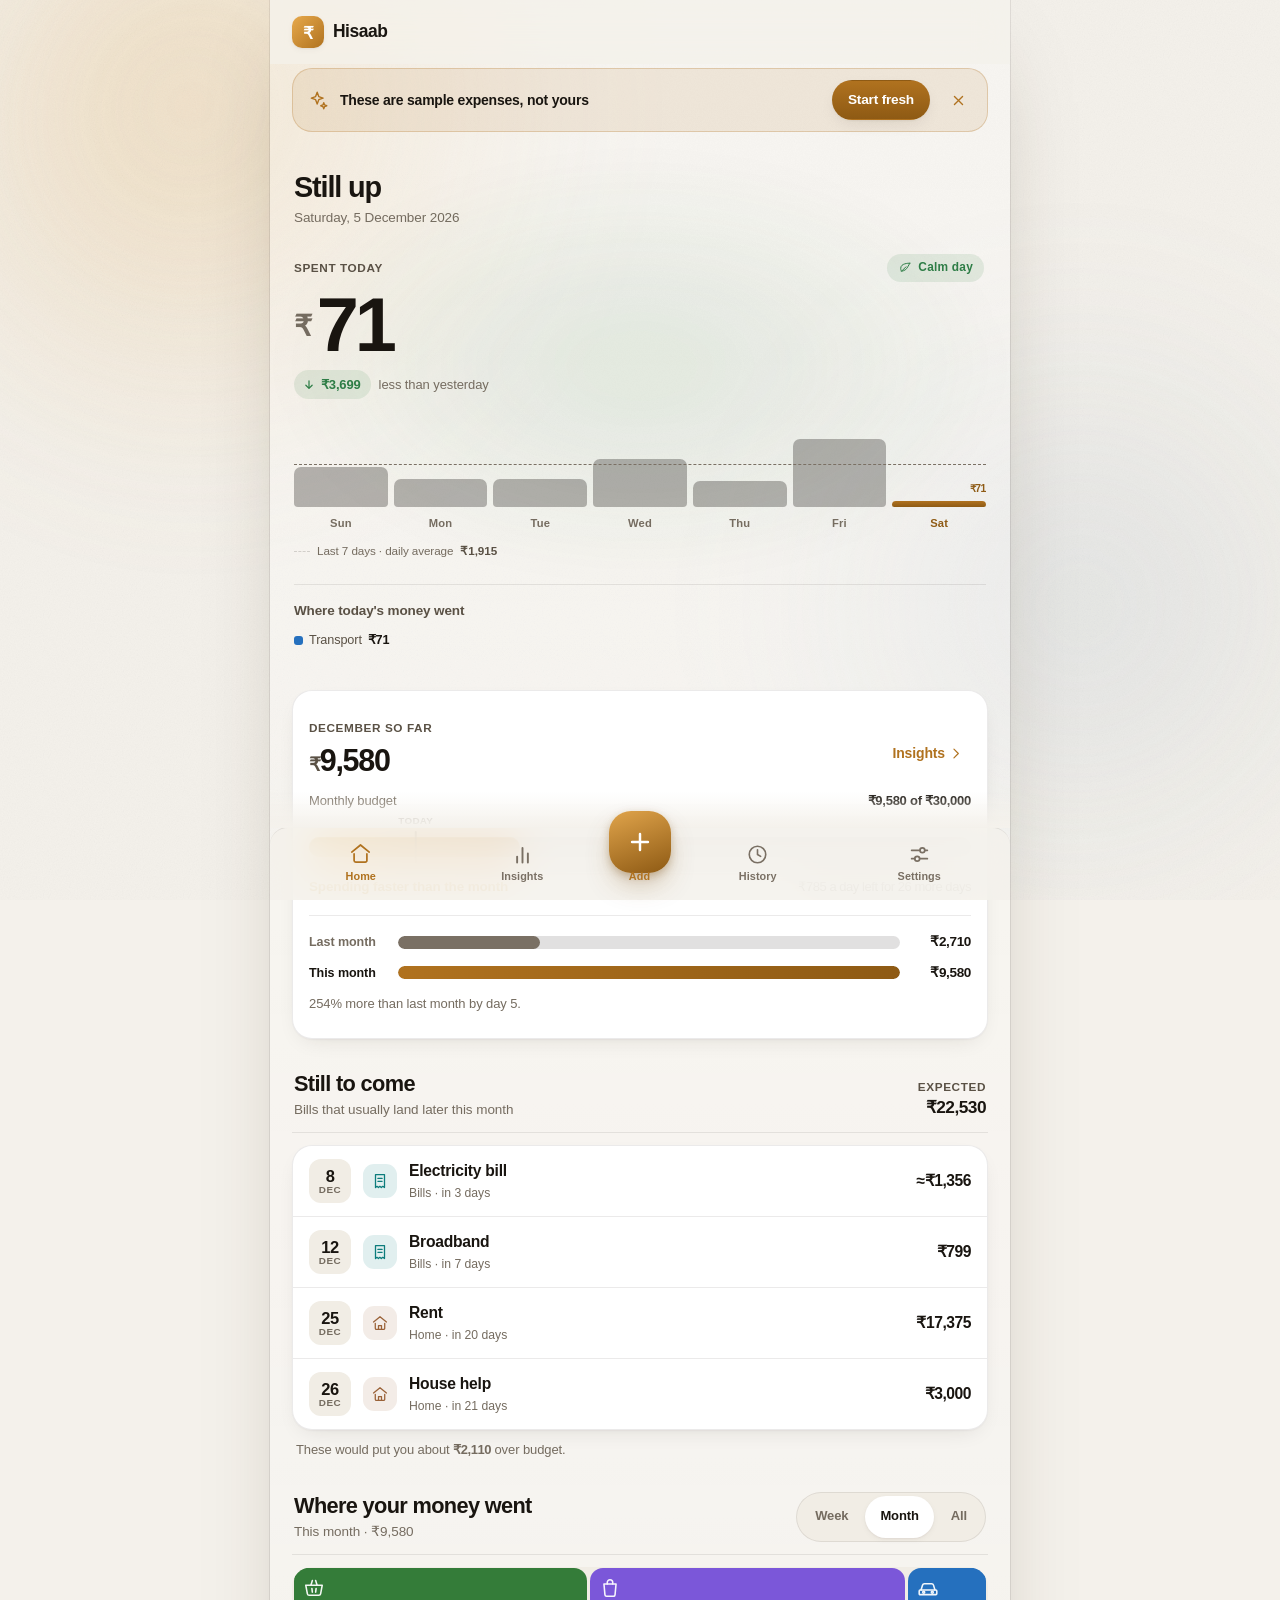
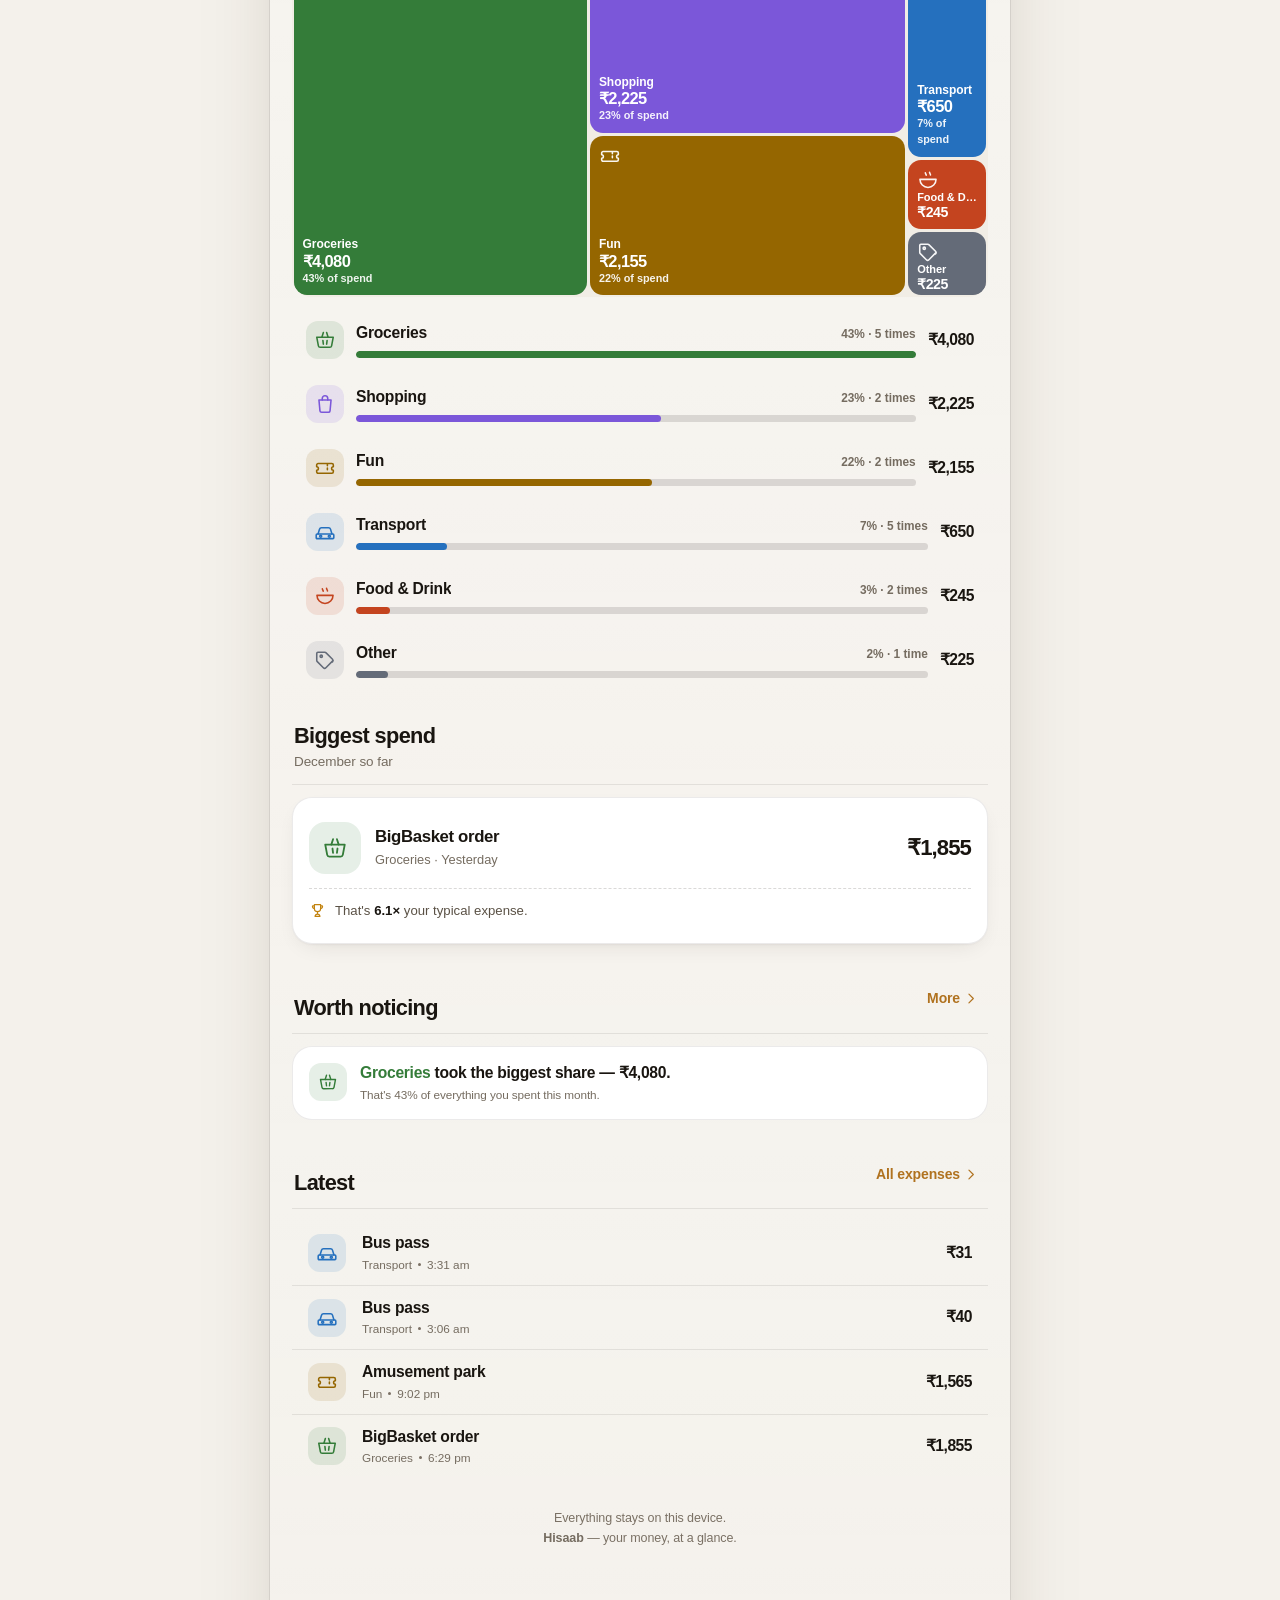
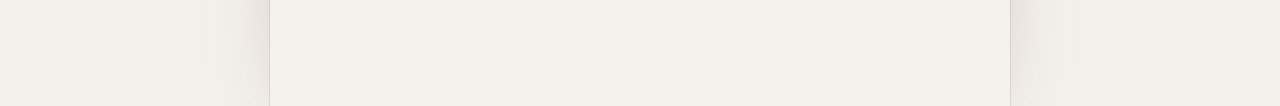
<file: index.html>
<!doctype html>
<html lang="en" data-theme="auto" data-size="md">
<head>
<meta charset="utf-8">
<meta name="viewport" content="width=device-width, initial-scale=1, viewport-fit=cover, maximum-scale=5">
<title>Hisaab — your money, at a glance</title>
<!-- Nothing is loaded from anywhere but this origin, so say so. script-src without
     'unsafe-inline' means an injected inline handler cannot run even if one ever
     slips through escaping again. style-src needs 'unsafe-inline' because category
     colours and bar widths are set as inline style attributes. -->
<meta http-equiv="Content-Security-Policy" content="default-src 'self'; script-src 'self'; style-src 'self' 'unsafe-inline'; img-src 'self' data:; font-src 'self'; connect-src 'self'; manifest-src 'self'; worker-src 'self'; base-uri 'none'; form-action 'none'; object-src 'none'">
<meta name="description" content="A calm, visual way to see where your money goes.">
<meta name="color-scheme" content="light dark">
<meta name="theme-color" content="#F6F3EE" media="(prefers-color-scheme: light)">
<meta name="theme-color" content="#0F0E0D" media="(prefers-color-scheme: dark)">
<meta name="apple-mobile-web-app-capable" content="yes">
<meta name="apple-mobile-web-app-title" content="Hisaab">
<link rel="icon" href="icon.svg" type="image/svg+xml">
<link rel="apple-touch-icon" href="icon.svg">
<link rel="manifest" href="manifest.webmanifest">
<link rel="stylesheet" href="app.css">
</head>
<body>

<div class="ambient" aria-hidden="true">
  <span class="ambient__a"></span>
  <span class="ambient__b"></span>
  <span class="ambient__grain"></span>
</div>

<!-- ============ icon sprite ============ -->
<svg class="sprite" aria-hidden="true" focusable="false" xmlns="http://www.w3.org/2000/svg">
  <defs>
    <g id="ic-base" fill="none" stroke="currentColor" stroke-width="1.7" stroke-linecap="round" stroke-linejoin="round"></g>
  </defs>

  <!-- category icons -->
  <symbol id="i-food" viewBox="0 0 24 24" fill="none" stroke="currentColor" stroke-width="1.7" stroke-linecap="round" stroke-linejoin="round">
    <path d="M3.2 11.3h17.6a8.8 8.8 0 0 1-8.8 8.8 8.8 8.8 0 0 1-8.8-8.8Z"/>
    <path d="M9.1 4.1c0 1.35.95 1.35.95 2.7"/>
    <path d="M13.7 3.5c0 1.5 1 1.5 1 3"/>
  </symbol>
  <symbol id="i-grocery" viewBox="0 0 24 24" fill="none" stroke="currentColor" stroke-width="1.7" stroke-linecap="round" stroke-linejoin="round">
    <path d="M3 8.9h18l-1.8 9.5a2 2 0 0 1-2 1.6H6.8a2 2 0 0 1-2-1.6L3 8.9Z"/>
    <path d="m8.6 8.9 1.6-5M15.4 8.9 13.8 3.9"/>
    <path d="M9.7 12.5l.5 4M14.3 12.5l-.5 4"/>
  </symbol>
  <symbol id="i-transport" viewBox="0 0 24 24" fill="none" stroke="currentColor" stroke-width="1.7" stroke-linecap="round" stroke-linejoin="round">
    <path d="M4.4 14.2 6 8.9A2.2 2.2 0 0 1 8.1 7.3h7.8a2.2 2.2 0 0 1 2.1 1.6l1.6 5.3"/>
    <path d="M3.4 14.2h17.2a1 1 0 0 1 1 1v3a1 1 0 0 1-1 1H3.4a1 1 0 0 1-1-1v-3a1 1 0 0 1 1-1Z"/>
    <circle cx="7.3" cy="16.7" r="1.1"/><circle cx="16.7" cy="16.7" r="1.1"/>
  </symbol>
  <symbol id="i-shopping" viewBox="0 0 24 24" fill="none" stroke="currentColor" stroke-width="1.7" stroke-linecap="round" stroke-linejoin="round">
    <path d="M5.4 7.6h13.2l-1.1 11.9a1.8 1.8 0 0 1-1.8 1.6H8.3a1.8 1.8 0 0 1-1.8-1.6L5.4 7.6Z"/>
    <path d="M9 7.6V6.1a3 3 0 0 1 6 0v1.5"/>
  </symbol>
  <symbol id="i-bills" viewBox="0 0 24 24" fill="none" stroke="currentColor" stroke-width="1.7" stroke-linecap="round" stroke-linejoin="round">
    <path d="M6 3.4h12v17.3l-2.4-1.6-1.9 1.6-1.9-1.6-1.9 1.6-1.9-1.6L6 20.7V3.4Z"/>
    <path d="M9.2 8.5h5.6M9.2 12.4h5.6"/>
  </symbol>
  <symbol id="i-health" viewBox="0 0 24 24" fill="none" stroke="currentColor" stroke-width="1.7" stroke-linecap="round" stroke-linejoin="round">
    <path d="M10 3.4h4a1.2 1.2 0 0 1 1.2 1.2v3.8H19a1.2 1.2 0 0 1 1.2 1.2v4A1.2 1.2 0 0 1 19 14.8h-3.8v3.8A1.2 1.2 0 0 1 14 19.8h-4a1.2 1.2 0 0 1-1.2-1.2v-3.8H5a1.2 1.2 0 0 1-1.2-1.2v-4A1.2 1.2 0 0 1 5 8.4h3.8V4.6A1.2 1.2 0 0 1 10 3.4Z"/>
  </symbol>
  <symbol id="i-fun" viewBox="0 0 24 24" fill="none" stroke="currentColor" stroke-width="1.7" stroke-linecap="round" stroke-linejoin="round">
    <path d="M2.9 8.7A1.6 1.6 0 0 1 4.5 7.1h15A1.6 1.6 0 0 1 21.1 8.7v1.85a1.9 1.9 0 0 0 0 3.8v1.85a1.6 1.6 0 0 1-1.6 1.6h-15a1.6 1.6 0 0 1-1.6-1.6V14.35a1.9 1.9 0 0 0 0-3.8V8.7Z"/>
    <path d="M14.6 7.6v8.8" stroke-dasharray="2 2.4"/>
  </symbol>
  <symbol id="i-home" viewBox="0 0 24 24" fill="none" stroke="currentColor" stroke-width="1.7" stroke-linecap="round" stroke-linejoin="round">
    <path d="M3.4 10.6 12 3.6l8.6 7"/>
    <path d="M5.7 12.4V19a1.6 1.6 0 0 0 1.6 1.6h9.4a1.6 1.6 0 0 0 1.6-1.6v-6.6"/>
    <path d="M10 20.6v-5.2h4v5.2"/>
  </symbol>
  <symbol id="i-gift" viewBox="0 0 24 24" fill="none" stroke="currentColor" stroke-width="1.7" stroke-linecap="round" stroke-linejoin="round">
    <path d="M3.7 9.7h16.6v3.3H3.7z"/>
    <path d="M5.3 13v6.2a1.6 1.6 0 0 0 1.6 1.6h10.2a1.6 1.6 0 0 0 1.6-1.6V13"/>
    <path d="M12 9.7v11.1"/>
    <path d="M12 9.7S10.7 5.3 8.7 5.3a2.2 2.2 0 0 0 0 4.4M12 9.7s1.3-4.4 3.3-4.4a2.2 2.2 0 0 1 0 4.4"/>
  </symbol>
  <symbol id="i-other" viewBox="0 0 24 24" fill="none" stroke="currentColor" stroke-width="1.7" stroke-linecap="round" stroke-linejoin="round">
    <path d="M20.4 13 13 20.4a2 2 0 0 1-2.8 0l-6.6-6.6a2 2 0 0 1-.6-1.4V4.8a1.2 1.2 0 0 1 1.2-1.2h7.6a2 2 0 0 1 1.4.6l7 7a2 2 0 0 1 0 2.8Z"/>
    <circle cx="7.9" cy="7.9" r="1.25"/>
  </symbol>

  <!-- ui icons -->
  <symbol id="i-plus" viewBox="0 0 24 24" fill="none" stroke="currentColor" stroke-width="2.1" stroke-linecap="round"><path d="M12 5.2v13.6M5.2 12h13.6"/></symbol>
  <symbol id="i-close" viewBox="0 0 24 24" fill="none" stroke="currentColor" stroke-width="1.9" stroke-linecap="round"><path d="M6.3 6.3 17.7 17.7M17.7 6.3 6.3 17.7"/></symbol>
  <symbol id="i-chev-right" viewBox="0 0 24 24" fill="none" stroke="currentColor" stroke-width="1.9" stroke-linecap="round" stroke-linejoin="round"><path d="m9.5 5 7 7-7 7"/></symbol>
  <symbol id="i-chev-down" viewBox="0 0 24 24" fill="none" stroke="currentColor" stroke-width="1.9" stroke-linecap="round" stroke-linejoin="round"><path d="m5 9.5 7 7 7-7"/></symbol>
  <symbol id="i-nav-home" viewBox="0 0 24 24" fill="none" stroke="currentColor" stroke-width="1.7" stroke-linecap="round" stroke-linejoin="round">
    <path d="M3.4 10.6 12 3.6l8.6 7"/><path d="M5.7 12.4V19a1.6 1.6 0 0 0 1.6 1.6h9.4a1.6 1.6 0 0 0 1.6-1.6v-6.6"/>
  </symbol>
  <symbol id="i-nav-insights" viewBox="0 0 24 24" fill="none" stroke="currentColor" stroke-width="2" stroke-linecap="round"><path d="M6.4 20.4v-6.2M12 20.4V5.1M17.6 20.4v-9.4"/></symbol>
  <symbol id="i-nav-history" viewBox="0 0 24 24" fill="none" stroke="currentColor" stroke-width="1.7" stroke-linecap="round" stroke-linejoin="round"><circle cx="12" cy="12" r="8.6"/><path d="M12 7.1V12l3.3 2"/></symbol>
  <symbol id="i-nav-settings" viewBox="0 0 24 24" fill="none" stroke="currentColor" stroke-width="1.8" stroke-linecap="round"><path d="M3.8 7.6h8.4M17.6 7.6h2.6M3.8 16.4h3.2M12.4 16.4h7.8"/><circle cx="15" cy="7.6" r="2.5"/><circle cx="9.6" cy="16.4" r="2.5"/></symbol>
  <symbol id="i-search" viewBox="0 0 24 24" fill="none" stroke="currentColor" stroke-width="1.8" stroke-linecap="round"><circle cx="10.9" cy="10.9" r="6.6"/><path d="m15.8 15.8 4.4 4.4"/></symbol>
  <symbol id="i-trash" viewBox="0 0 24 24" fill="none" stroke="currentColor" stroke-width="1.7" stroke-linecap="round" stroke-linejoin="round"><path d="M4.6 7h14.8M9.6 7V5.3A1.3 1.3 0 0 1 10.9 4h2.2a1.3 1.3 0 0 1 1.3 1.3V7"/><path d="m6.9 7 .9 12a1.6 1.6 0 0 0 1.6 1.5h5.2a1.6 1.6 0 0 0 1.6-1.5l.9-12"/></symbol>
  <symbol id="i-pencil" viewBox="0 0 24 24" fill="none" stroke="currentColor" stroke-width="1.7" stroke-linecap="round" stroke-linejoin="round"><path d="m4.2 19.8.8-3.5L16.2 5.1a1.7 1.7 0 0 1 2.4 0l1.3 1.3a1.7 1.7 0 0 1 0 2.4L8.6 19l-4.4.8Z"/><path d="m14.8 6.5 2.7 2.7"/></symbol>
  <symbol id="i-up" viewBox="0 0 24 24" fill="none" stroke="currentColor" stroke-width="2.1" stroke-linecap="round" stroke-linejoin="round"><path d="M12 19V6.2M6.6 11.6 12 6.2l5.4 5.4"/></symbol>
  <symbol id="i-down" viewBox="0 0 24 24" fill="none" stroke="currentColor" stroke-width="2.1" stroke-linecap="round" stroke-linejoin="round"><path d="M12 5v12.8M6.6 12.4 12 17.8l5.4-5.4"/></symbol>
  <symbol id="i-back" viewBox="0 0 24 24" fill="none" stroke="currentColor" stroke-width="1.7" stroke-linecap="round" stroke-linejoin="round"><path d="M9 5h10.4a1.6 1.6 0 0 1 1.6 1.6v10.8a1.6 1.6 0 0 1-1.6 1.6H9L2.9 12.9a1.3 1.3 0 0 1 0-1.8L9 5Z"/><path d="m12.6 9.6 4.8 4.8M17.4 9.6l-4.8 4.8"/></symbol>
  <symbol id="i-check" viewBox="0 0 24 24" fill="none" stroke="currentColor" stroke-width="2.2" stroke-linecap="round" stroke-linejoin="round"><path d="m5 12.6 4.6 4.6L19 6.8"/></symbol>
  <symbol id="i-calendar" viewBox="0 0 24 24" fill="none" stroke="currentColor" stroke-width="1.7" stroke-linecap="round" stroke-linejoin="round"><path d="M4 6.7h16v13.1a1 1 0 0 1-1 1H5a1 1 0 0 1-1-1V6.7Z"/><path d="M8 3.4v5M16 3.4v5M4 11h16"/></symbol>
  <symbol id="i-sparkle" viewBox="0 0 24 24" fill="none" stroke="currentColor" stroke-width="1.6" stroke-linejoin="round"><path d="M10.5 2.6 12.3 7.5l4.9 1.8-4.9 1.8-1.8 4.9-1.8-4.9L3.8 9.3l4.9-1.8L10.5 2.6Z"/><path d="M18 14.6l.95 2.45L21.4 18l-2.45.95L18 21.4l-.95-2.45L14.6 18l2.45-.95L18 14.6Z"/></symbol>
  <symbol id="i-trophy" viewBox="0 0 24 24" fill="none" stroke="currentColor" stroke-width="1.7" stroke-linecap="round" stroke-linejoin="round"><path d="M7.6 3.8h8.8v5.4a4.4 4.4 0 0 1-8.8 0V3.8Z"/><path d="M7.6 5.4H5.2a2.3 2.3 0 0 0 2.6 3.4M16.4 5.4h2.4a2.3 2.3 0 0 1-2.6 3.4"/><path d="M12 13.6v3.4M8.6 20.4h6.8a3.4 3.4 0 0 0-3.4-3.4 3.4 3.4 0 0 0-3.4 3.4Z"/></symbol>
  <symbol id="i-download" viewBox="0 0 24 24" fill="none" stroke="currentColor" stroke-width="1.8" stroke-linecap="round" stroke-linejoin="round"><path d="M12 4v11M7.4 10.4 12 15l4.6-4.6M4.6 19.6h14.8"/></symbol>
  <symbol id="i-wallet" viewBox="0 0 24 24" fill="none" stroke="currentColor" stroke-width="1.6" stroke-linecap="round" stroke-linejoin="round"><path d="M3.4 8.2A2.2 2.2 0 0 1 5.6 6h11.6a2.2 2.2 0 0 1 2.2 2.2v.9"/><path d="M3.4 8.2v9.6A2.2 2.2 0 0 0 5.6 20h13.2a1.7 1.7 0 0 0 1.7-1.7v-7.5a1.7 1.7 0 0 0-1.7-1.7H5.6"/><circle cx="16.6" cy="14.4" r="1.15"/></symbol>
  <symbol id="i-leaf" viewBox="0 0 24 24" fill="none" stroke="currentColor" stroke-width="1.7" stroke-linecap="round" stroke-linejoin="round"><path d="M20.2 3.8S8.4 3.2 5.4 9.4c-2 4.1.6 8.2.6 8.2s6.2-1 8.8-4.6 5.4-9.2 5.4-9.2Z"/><path d="M6 17.6 13.6 10"/></symbol>
  <symbol id="i-bulb" viewBox="0 0 24 24" fill="none" stroke="currentColor" stroke-width="1.7" stroke-linecap="round" stroke-linejoin="round"><path d="M9.4 18.4h5.2M10 21.2h4"/><path d="M12 3a5.9 5.9 0 0 1 3.5 10.6c-.6.5-1 1.2-1 1.9v.4h-5v-.4c0-.7-.4-1.4-1-1.9A5.9 5.9 0 0 1 12 3Z"/></symbol>
  <symbol id="i-repeat" viewBox="0 0 24 24" fill="none" stroke="currentColor" stroke-width="1.8" stroke-linecap="round" stroke-linejoin="round"><path d="M4 10.4A4 4 0 0 1 8 6.4h9.6M14.6 3.4 17.8 6.4 14.6 9.4"/><path d="M20 13.6a4 4 0 0 1-4 4H6.4M9.4 20.6 6.2 17.6 9.4 14.6"/></symbol>
  <symbol id="i-clock" viewBox="0 0 24 24" fill="none" stroke="currentColor" stroke-width="1.7" stroke-linecap="round" stroke-linejoin="round"><circle cx="12" cy="12" r="8.6"/><path d="M12 7.1V12l3.3 2"/></symbol>
  <symbol id="i-warn" viewBox="0 0 24 24" fill="none" stroke="currentColor" stroke-width="1.75" stroke-linecap="round" stroke-linejoin="round">
    <path d="M12 3.6c.5 0 1 .27 1.28.76l7.5 13.1c.57 1-.15 2.24-1.28 2.24H4.5c-1.13 0-1.85-1.24-1.28-2.24l7.5-13.1c.28-.49.78-.76 1.28-.76Z"/>
    <path d="M12 9.4v4.3"/><circle cx="12" cy="16.7" r=".95" fill="currentColor" stroke="none"/>
  </symbol>
  <symbol id="i-shield" viewBox="0 0 24 24" fill="none" stroke="currentColor" stroke-width="1.7" stroke-linecap="round" stroke-linejoin="round">
    <path d="M12 3.2 5 6v5.6c0 4.2 2.9 7.5 7 9.2 4.1-1.7 7-5 7-9.2V6l-7-2.8Z"/>
    <path d="m9 12 2.2 2.2L15.4 10"/>
  </symbol>
  <symbol id="i-flame" viewBox="0 0 24 24" fill="none" stroke="currentColor" stroke-width="1.7" stroke-linecap="round" stroke-linejoin="round"><path d="M12 2.8s.9 3.1-1.2 5.4C8.4 10.8 6 12.2 6 15.2a6 6 0 0 0 12 0c0-2.4-1.1-4.2-2.4-5.6-.5 1.1-1.3 1.6-1.8 1.6.8-3.4-1.8-8.4-1.8-8.4Z"/></symbol>
  <symbol id="i-bank" viewBox="0 0 24 24" fill="none" stroke="currentColor" stroke-width="1.7" stroke-linecap="round" stroke-linejoin="round"><path d="M3 9.6 12 4.2l9 5.4"/><path d="M5 10.4v7.2M9.6 10.4v7.2M14.4 10.4v7.2M19 10.4v7.2"/><path d="M3.2 19.8h17.6"/></symbol>
  <symbol id="i-people" viewBox="0 0 24 24" fill="none" stroke="currentColor" stroke-width="1.7" stroke-linecap="round" stroke-linejoin="round"><circle cx="9" cy="8" r="3.1"/><path d="M3.4 19.4a5.8 5.8 0 0 1 11.2 0"/><path d="M16.2 5.4a3 3 0 0 1 0 5.4"/><path d="M17.6 14.4a5.6 5.6 0 0 1 3.2 4.4"/></symbol>
  <symbol id="i-swap" viewBox="0 0 24 24" fill="none" stroke="currentColor" stroke-width="1.8" stroke-linecap="round" stroke-linejoin="round"><path d="M4.2 8.4h13.2M14.4 5.2l3.2 3.2-3.2 3.2"/><path d="M19.8 15.6H6.6M9.6 12.4l-3.2 3.2 3.2 3.2"/></symbol>
  <symbol id="i-nav-family" viewBox="0 0 24 24" fill="none" stroke="currentColor" stroke-width="1.8" stroke-linecap="round" stroke-linejoin="round"><circle cx="8.4" cy="8.2" r="2.9"/><path d="M3.2 19.2a5.4 5.4 0 0 1 10.4 0"/><path d="M15.8 5.6a2.8 2.8 0 0 1 0 5.2"/><path d="M17 14.2a5.2 5.2 0 0 1 3.1 4.2"/></symbol>
</svg>

<div class="app" id="app">
  <header class="topbar" id="topbar">
    <div class="brand">
      <span class="brand__mark" aria-hidden="true">
        <svg viewBox="0 0 32 32" width="32" height="32"><rect width="32" height="32" rx="10" fill="url(#bg1)"/><defs><linearGradient id="bg1" x1="0" y1="0" x2="1" y2="1"><stop offset="0" stop-color="#E7A94C"/><stop offset="1" stop-color="#B0721F"/></linearGradient></defs><text x="16" y="22.6" text-anchor="middle" font-family="-apple-system,Segoe UI,Roboto,sans-serif" font-size="17" font-weight="700" fill="#fff">₹</text></svg>
      </span>
      <span class="brand__name">Hisaab</span>
    </div>
    <div class="topbar__right" id="topbarRight"></div>
  </header>

  <main class="view" id="view" tabindex="-1"></main>

  <nav class="tabbar" id="tabbar" aria-label="Main">
    <button class="tab" data-nav="home" aria-current="page"><svg class="ic"><use href="#i-nav-home"/></svg><span>Home</span></button>
    <button class="tab" data-nav="insights"><svg class="ic"><use href="#i-nav-insights"/></svg><span>Insights</span></button>
    <span class="tabbar__gap" aria-hidden="true"></span>
    <button class="tab" data-nav="history"><svg class="ic"><use href="#i-nav-history"/></svg><span>History</span></button>
    <button class="tab" data-nav="settings"><svg class="ic"><use href="#i-nav-settings"/></svg><span>Settings</span></button>
    <button class="fab" id="fab" aria-label="Add an expense"><svg class="ic"><use href="#i-plus"/></svg></button>
    <span class="fab__label" aria-hidden="true">Add</span>
  </nav>
</div>

<div class="scrim" id="scrim" hidden></div>
<div class="sheet" id="sheet" role="dialog" aria-modal="true" aria-label="Panel" tabindex="-1" hidden></div>
<div class="toast" id="toast" role="status" aria-live="polite" hidden></div>

<noscript><p style="padding:24px;font:16px system-ui">Hisaab needs JavaScript to run.</p></noscript>
<script src="ledger.js"></script>
<script src="app.js"></script>
</body>
</html>
</file>
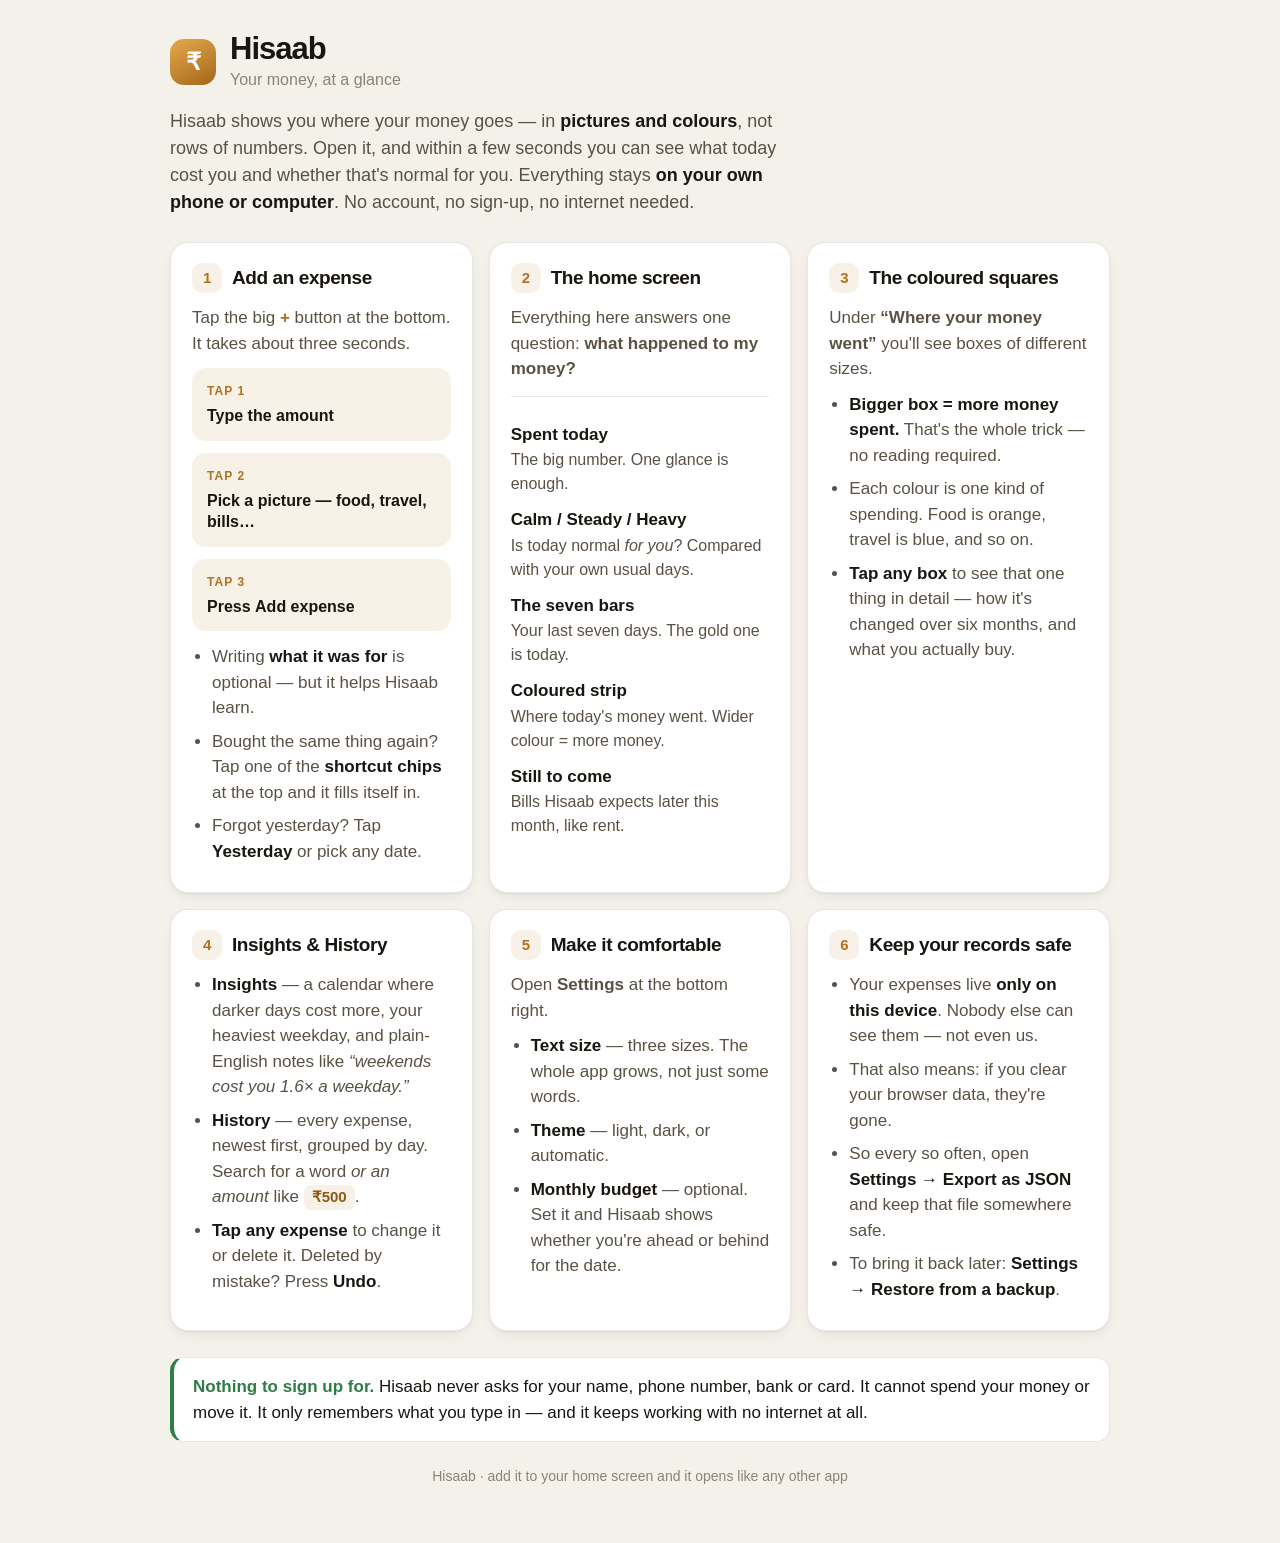
<file: GUIDE.html>
<!doctype html>
<html lang="en">
<head>
<meta charset="utf-8">
<meta name="viewport" content="width=device-width, initial-scale=1">
<title>Hisaab — how to use it</title>
<style>
  *,*::before,*::after{box-sizing:border-box}
  *{margin:0}
  :root{
    --bg:#F4F1EB; --card:#fff; --ink:#191510; --ink2:#5A5145; --ink3:#8C8275;
    --line:rgba(26,22,17,.10); --gold:#B0721F; --gold2:#8E5A14; --soft:rgba(176,114,31,.10);
    --green:#2E7D46; --f:-apple-system,BlinkMacSystemFont,"Segoe UI",Roboto,Helvetica,Arial,sans-serif;
  }
  body{font-family:var(--f);background:var(--bg);color:var(--ink);line-height:1.5;
       font-size:17px;-webkit-font-smoothing:antialiased;padding:32px 20px 56px}
  .wrap{max-width:940px;margin:0 auto}

  header{display:flex;align-items:center;gap:14px;margin-bottom:6px}
  .mark{width:46px;height:46px;border-radius:14px;flex:none;display:grid;place-items:center;
        background:linear-gradient(150deg,#E7A94C,#A2661A);color:#fff;font-size:24px;font-weight:700}
  h1{font-size:31px;font-weight:700;letter-spacing:-.032em;line-height:1.1}
  .tag{font-size:16px;color:var(--ink3);margin-top:2px}
  .lede{font-size:18px;color:var(--ink2);margin:16px 0 26px;max-width:62ch}
  .lede b{color:var(--ink);font-weight:640}

  .grid{display:grid;grid-template-columns:repeat(auto-fit,minmax(280px,1fr));gap:16px}
  .card{background:var(--card);border:1px solid var(--line);border-radius:18px;padding:20px 21px;
        box-shadow:0 1px 2px rgba(38,29,15,.05),0 6px 18px -8px rgba(38,29,15,.14)}
  .card h2{font-size:19px;font-weight:680;letter-spacing:-.022em;display:flex;align-items:center;gap:10px;margin-bottom:12px}
  .n{width:30px;height:30px;border-radius:10px;background:var(--soft);color:var(--gold);
     display:grid;place-items:center;font-size:15px;font-weight:750;flex:none}
  ol,ul{padding-left:20px;margin:0}
  li{margin:8px 0;color:var(--ink2)}
  li b{color:var(--ink);font-weight:640}
  .key{display:inline-block;background:var(--soft);color:var(--gold2);border-radius:7px;
       padding:1px 8px;font-weight:660;font-size:15px;white-space:nowrap}

  .steps{display:flex;gap:12px;margin-top:4px;flex-wrap:wrap}
  .step{flex:1;min-width:130px;background:var(--soft);border-radius:14px;padding:14px 15px}
  .step .num{font-size:12px;font-weight:750;letter-spacing:.09em;text-transform:uppercase;color:var(--gold)}
  .step .txt{font-size:16px;font-weight:600;margin-top:5px;line-height:1.35}

  .read{margin-top:14px;border-top:1px solid var(--line);padding-top:14px}
  .read div{display:grid;grid-template-columns:1fr;gap:1px;margin:11px 0}
  .read .w{font-weight:680;color:var(--ink)}
  .read .m{color:var(--ink2);font-size:16px}

  .note{margin-top:26px;background:#fff;border:1px solid var(--line);border-left:4px solid var(--green);
        border-radius:14px;padding:16px 19px}
  .note b{color:var(--green)}
  footer{margin-top:24px;text-align:center;color:var(--ink3);font-size:14px}

  @media print{
    body{background:#fff;padding:0;font-size:11.5pt}
    .card{box-shadow:none;break-inside:avoid}
    .grid{gap:11px}
    h1{font-size:23pt}
  }
</style>
</head>
<body>
<div class="wrap">

  <header>
    <span class="mark">₹</span>
    <div>
      <h1>Hisaab</h1>
      <div class="tag">Your money, at a glance</div>
    </div>
  </header>

  <p class="lede">
    Hisaab shows you where your money goes — in <b>pictures and colours</b>, not rows of numbers.
    Open it, and within a few seconds you can see what today cost you and whether that's normal for you.
    Everything stays <b>on your own phone or computer</b>. No account, no sign-up, no internet needed.
  </p>

  <div class="grid">

    <div class="card">
      <h2><span class="n">1</span> Add an expense</h2>
      <p style="color:var(--ink2);margin-bottom:12px">Tap the big <b style="color:var(--gold)">+</b> button at the bottom. It takes about three seconds.</p>
      <div class="steps">
        <div class="step"><div class="num">Tap 1</div><div class="txt">Type the amount</div></div>
        <div class="step"><div class="num">Tap 2</div><div class="txt">Pick a picture — food, travel, bills…</div></div>
        <div class="step"><div class="num">Tap 3</div><div class="txt">Press <b>Add expense</b></div></div>
      </div>
      <ul style="margin-top:13px">
        <li>Writing <b>what it was for</b> is optional — but it helps Hisaab learn.</li>
        <li>Bought the same thing again? Tap one of the <b>shortcut chips</b> at the top and it fills itself in.</li>
        <li>Forgot yesterday? Tap <b>Yesterday</b> or pick any date.</li>
      </ul>
    </div>

    <div class="card">
      <h2><span class="n">2</span> The home screen</h2>
      <p style="color:var(--ink2)">Everything here answers one question: <b>what happened to my money?</b></p>
      <div class="read">
        <div><span class="w">Spent today</span><span class="m">The big number. One glance is enough.</span></div>
        <div><span class="w">Calm / Steady / Heavy</span><span class="m">Is today normal <i>for you</i>? Compared with your own usual days.</span></div>
        <div><span class="w">The seven bars</span><span class="m">Your last seven days. The gold one is today.</span></div>
        <div><span class="w">Coloured strip</span><span class="m">Where today's money went. Wider colour = more money.</span></div>
        <div><span class="w">Still to come</span><span class="m">Bills Hisaab expects later this month, like rent.</span></div>
      </div>
    </div>

    <div class="card">
      <h2><span class="n">3</span> The coloured squares</h2>
      <p style="color:var(--ink2)">Under <b>“Where your money went”</b> you'll see boxes of different sizes.</p>
      <ul style="margin-top:10px">
        <li><b>Bigger box = more money spent.</b> That's the whole trick — no reading required.</li>
        <li>Each colour is one kind of spending. Food is orange, travel is blue, and so on.</li>
        <li><b>Tap any box</b> to see that one thing in detail — how it's changed over six months, and what you actually buy.</li>
      </ul>
    </div>

    <div class="card">
      <h2><span class="n">4</span> Insights &amp; History</h2>
      <ul>
        <li><b>Insights</b> — a calendar where darker days cost more, your heaviest weekday, and plain-English notes like <i>“weekends cost you 1.6× a weekday.”</i></li>
        <li><b>History</b> — every expense, newest first, grouped by day. Search for a word <i>or an amount</i> like <span class="key">₹500</span>.</li>
        <li><b>Tap any expense</b> to change it or delete it. Deleted by mistake? Press <b>Undo</b>.</li>
      </ul>
    </div>

    <div class="card">
      <h2><span class="n">5</span> Make it comfortable</h2>
      <p style="color:var(--ink2)">Open <b>Settings</b> at the bottom right.</p>
      <ul style="margin-top:10px">
        <li><b>Text size</b> — three sizes. The whole app grows, not just some words.</li>
        <li><b>Theme</b> — light, dark, or automatic.</li>
        <li><b>Monthly budget</b> — optional. Set it and Hisaab shows whether you're ahead or behind for the date.</li>
      </ul>
    </div>

    <div class="card">
      <h2><span class="n">6</span> Keep your records safe</h2>
      <ul>
        <li>Your expenses live <b>only on this device</b>. Nobody else can see them — not even us.</li>
        <li>That also means: if you clear your browser data, they're gone.</li>
        <li>So every so often, open <b>Settings → Export as JSON</b> and keep that file somewhere safe.</li>
        <li>To bring it back later: <b>Settings → Restore from a backup</b>.</li>
      </ul>
    </div>

  </div>

  <div class="note">
    <b>Nothing to sign up for.</b> Hisaab never asks for your name, phone number, bank or card.
    It cannot spend your money or move it. It only remembers what you type in — and it keeps
    working with no internet at all.
  </div>

  <footer>Hisaab · add it to your home screen and it opens like any other app</footer>
</div>
</body>
</html>
</file>
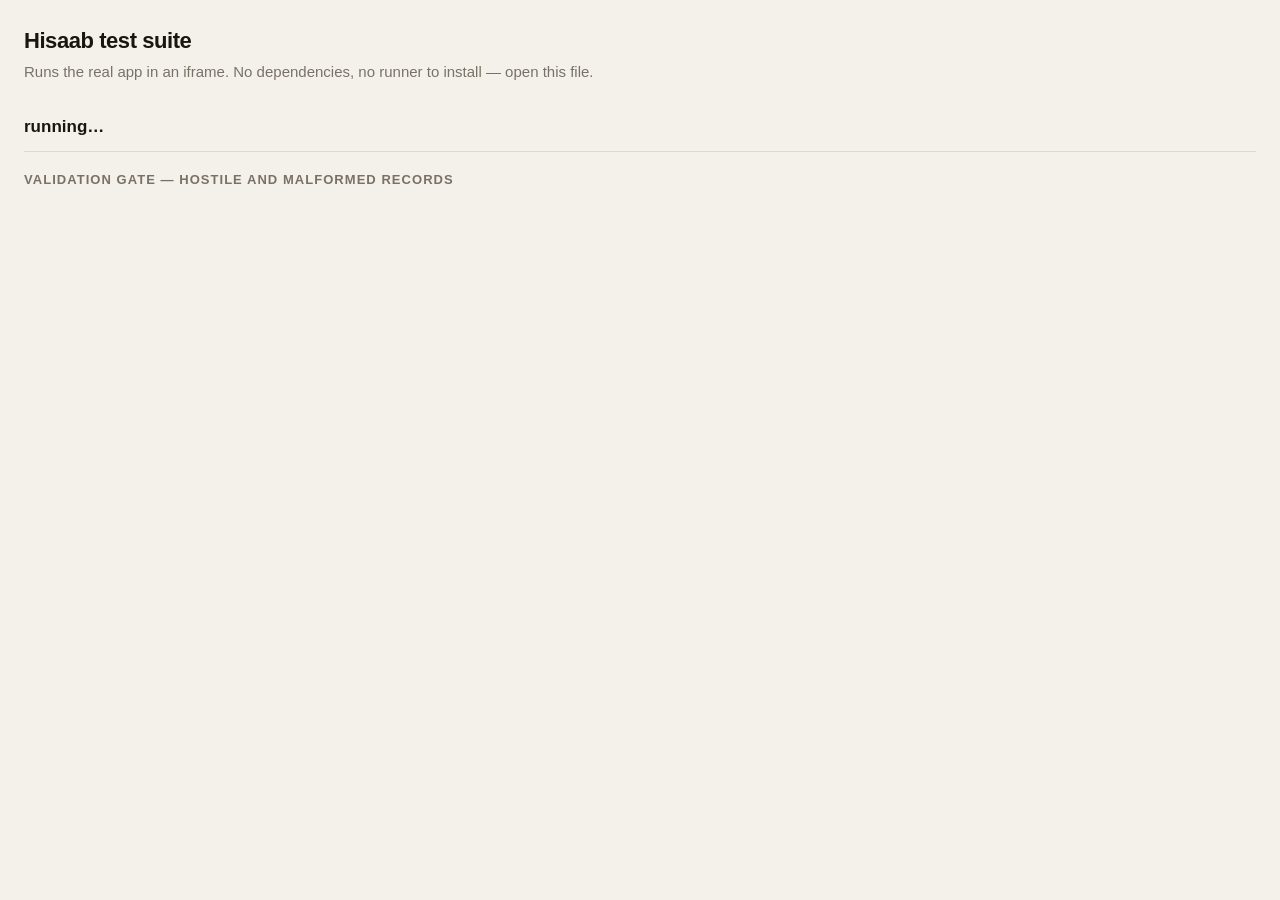
<file: tests.html>
<!doctype html>
<html lang="en">
<head>
<meta charset="utf-8">
<meta name="viewport" content="width=device-width, initial-scale=1">
<title>Hisaab — test suite</title>
<style>
  :root{--ok:#2E7D46;--bad:#C0392B;--ink:#191510;--mut:#7A7166;--line:rgba(0,0,0,.1)}
  body{font:15px/1.5 -apple-system,BlinkMacSystemFont,"Segoe UI",Roboto,sans-serif;
       margin:0;padding:24px;background:#F4F1EB;color:var(--ink)}
  h1{font-size:22px;letter-spacing:-.02em;margin:0 0 4px}
  .sub{color:var(--mut);margin-bottom:18px}
  #summary{position:sticky;top:0;background:#F4F1EB;padding:12px 0;border-bottom:1px solid var(--line);
           font-weight:700;font-size:17px;z-index:2}
  .grp{margin:18px 0 8px;font-weight:700;font-size:13px;letter-spacing:.08em;text-transform:uppercase;color:var(--mut)}
  .t{display:flex;gap:10px;padding:5px 0;border-bottom:1px solid var(--line);align-items:baseline}
  .t b{flex:none;width:52px;font-weight:700;font-size:12px}
  .pass b{color:var(--ok)} .fail b{color:var(--bad)}
  .fail{background:rgba(192,57,43,.07)}
  .msg{color:var(--bad);font-size:13px;margin-left:62px;white-space:pre-wrap}
  iframe{position:absolute;left:-9999px;width:420px;height:900px;border:0}
</style>
</head>
<body>
<h1>Hisaab test suite</h1>
<div class="sub">Runs the real app in an iframe. No dependencies, no runner to install — open this file.</div>
<div id="summary">running…</div>
<div id="out"></div>
<iframe id="app" src="index.html#home"></iframe>

<script>
/* ============================================================
   A dependency-free test harness.
   Pure functions are tested by reaching into the app's iframe;
   behaviour is tested by driving the real DOM the way a user does.
   ============================================================ */
const out = document.getElementById('out');
let pass = 0, fail = 0, group = '';

function describe(name) { group = name; const d = document.createElement('div'); d.className = 'grp'; d.textContent = name; out.appendChild(d); }
function it(name, fn) {
  let err = null;
  try { fn(); } catch (e) { err = e && e.message ? e.message : String(e); }
  const row = document.createElement('div');
  row.className = 't ' + (err ? 'fail' : 'pass');
  row.innerHTML = '<b>' + (err ? 'FAIL' : 'PASS') + '</b><span></span>';
  row.lastChild.textContent = name;
  out.appendChild(row);
  if (err) { const m = document.createElement('div'); m.className = 'msg'; m.textContent = err; out.appendChild(m); fail++; }
  else pass++;
}
const eq = (a, b, m) => { if (JSON.stringify(a) !== JSON.stringify(b)) throw new Error((m || '') + '\n  expected: ' + JSON.stringify(b) + '\n  actual:   ' + JSON.stringify(a)); };
const ok = (v, m) => { if (!v) throw new Error(m || 'expected truthy, got ' + JSON.stringify(v)); };
const no = (v, m) => { if (v) throw new Error(m || 'expected falsy, got ' + JSON.stringify(v)); };

const KEY = 'hisaab.v1';
const frame = document.getElementById('app');
let W, D;                                       // iframe window / document

function seed(expenses, extra) {
  const db = Object.assign({
    seeded: true, sample: false, dismissed: true, budget: 30000,
    theme: 'auto', size: 'md', notRecurring: [], lastBackup: Date.now(), nudgeUntil: 0,
  }, extra || {});
  db.expenses = expenses;
  localStorage.setItem(KEY, JSON.stringify(db));
}
function stored() { return JSON.parse(localStorage.getItem(KEY)); }
function reload() {
  return new Promise(res => {
    let done = false;
    const finish = () => {
      if (done) return; done = true;
      W = frame.contentWindow; D = frame.contentDocument;
      setTimeout(res, 1200);
    };
    frame.onload = finish;
    setTimeout(finish, 4000);              // a stalled load must not hang the whole suite
    frame.contentWindow.location.replace('index.html#home');
  });
}
function reloadTo(view) {
  return new Promise(res => {
    let done = false;
    const finish = () => { if (done) return; done = true;
      W = frame.contentWindow; D = frame.contentDocument; setTimeout(res, 1200); };
    frame.onload = finish;
    setTimeout(finish, 4000);
    frame.contentWindow.location.replace('index.html#' + view);
  });
}
const $ = s => D.querySelector(s);
const $$ = s => Array.prototype.slice.call(D.querySelectorAll(s));
const text = () => $('#view').textContent;
const nav = v => { $('[data-nav="' + v + '"]').click(); };
const wait = ms => new Promise(r => setTimeout(r, ms));

async function run() {
  /* ---------- validation gate: the single most important safety net ---------- */
  describe('Validation gate — hostile and malformed records');
  const now = Date.now();
  seed([
    { id: 'x" onfocus="window.__pwn=1" autofocus q="', amount: 10, catId: 'food', note: 'xss id', ts: now },
    { id: 'dup', amount: 11, catId: 'fun', note: 'dup A', ts: now },
    { id: 'dup', amount: 12, catId: 'fun', note: 'dup B', ts: now },
    { id: 'inf', amount: 1e308, catId: 'food', note: 'infinity', ts: now },
    { id: 'huge', amount: 1e21, catId: 'home', note: 'too big', ts: now },
    { id: 'zero', amount: 0.0001, catId: 'food', note: 'rounds to zero', ts: now },
    { id: 'neg', amount: -5, catId: 'food', note: 'negative', ts: now },
    { id: 'badts', amount: 10, catId: 'food', note: 'bad ts', ts: 8640000000000001 },
    { id: 'oldts', amount: 10, catId: 'food', note: 'year 1970', ts: 1 },
    { id: 'future', amount: 10, catId: 'food', note: 'next month', ts: now + 40 * 86400000 },
    { id: 'badcat', amount: 20, catId: '<script>', note: 'bad category', ts: now },
    { id: 'ws', amount: 30, catId: 'food', note: '   ', ts: now },
    { id: 'ok1', amount: 250, catId: 'bills', note: 'legit', ts: now },
    null, 'garbage', 42,
  ]);
  await reload();
  const kept = stored().expenses;

  it('drops non-finite amounts', () => no(kept.some(e => e.note === 'infinity')));
  it('drops amounts above the ceiling', () => no(kept.some(e => e.note === 'too big')));
  it('drops amounts that round away to zero', () => no(kept.some(e => e.note === 'rounds to zero')));
  it('drops negative amounts', () => no(kept.some(e => e.note === 'negative')));
  it('drops unrepresentable timestamps', () => no(kept.some(e => e.note === 'bad ts')));
  it('drops timestamps before 2000', () => no(kept.some(e => e.note === 'year 1970')));
  it('drops future-dated expenses', () => no(kept.some(e => e.note === 'next month')));
  it('drops null / string / number entries', () => eq(kept.filter(e => !e || typeof e !== 'object').length, 0));
  it('maps unknown categories to "other"', () => eq(kept.filter(e => e.note === 'bad category')[0].catId, 'other'));
  it('trims whitespace-only notes to empty', () => eq(kept.filter(e => e.id === 'ws' || e.amount === 30)[0].note, ''));
  it('keeps the legitimate record untouched', () => {
    const e = kept.filter(x => x.note === 'legit')[0];
    ok(e, 'legit record missing'); eq(e.amount, 250); eq(e.catId, 'bills');
  });
  it('regenerates ids that are not attribute-safe', () => {
    const e = kept.filter(x => x.note === 'xss id')[0];
    ok(e, 'record dropped entirely'); ok(/^[A-Za-z0-9_-]{1,40}$/.test(e.id), 'unsafe id survived: ' + e.id);
  });
  it('makes duplicate ids unique', () => {
    const ids = kept.map(e => e.id);
    eq(ids.length, new Set(ids).size, 'duplicate ids present');
  });

  describe('XSS — a crafted backup must not execute');
  it('no inline event handler reaches the DOM', () => {
    const bad = $$('#view *').filter(el => el.hasAttribute &&
      (el.hasAttribute('onfocus') || el.hasAttribute('onclick') || el.hasAttribute('onerror')));
    eq(bad.length, 0, 'inline handlers: ' + bad.map(b => b.className).join(','));
  });
  it('payload did not run', () => no(W.__pwn));

  describe('Rendering — no NaN, Infinity or undefined leaks to the user');
  it('home renders clean', () => { nav('home'); no(/NaN|undefined|Infinity|∞|\[object/.test(text()), text().slice(0, 200)); });
  it('insights renders clean', () => { nav('insights'); no(/NaN|undefined|Infinity|∞|\[object/.test(text())); });
  it('history renders clean', () => { nav('history'); no(/NaN|undefined|Infinity|∞|\[object/.test(text())); });
  it('settings renders clean', () => { nav('settings'); no(/NaN|undefined|Infinity|∞|\[object/.test(text())); });

  /* ---------- damaged storage ---------- */
  describe('Damaged storage recovers instead of disabling saves');
  // NOTE: this harness shares localStorage with the app, so writing the corrupt value
  // from here also fires the app's cross-tab sync listener in the still-running iframe.
  // We therefore assert the user-visible outcome — quarantined copy, working app that
  // can still save — rather than the exact key state at one instant.
  localStorage.removeItem(KEY + '.damaged');
  localStorage.setItem(KEY, '}{ not json at all');
  await reload();
  it('quarantines the unreadable copy', () => ok(localStorage.getItem(KEY + '.damaged')));
  it('app still renders after damaged data', () => ok($('#view').children.length > 0));
  $('#fab').click();
  ['5', '0'].forEach(k => $('[data-act="k"][data-k="' + k + '"]').click());
  $('.catbtn[data-cat="food"]').click();
  $('#saveBtn').click();
  await wait(300);
  it('a new expense written after recovery is stored', () => {
    const d = stored();
    ok(d && Array.isArray(d.expenses) && d.expenses.some(e => e.amount === 50),
       'stored: ' + String(localStorage.getItem(KEY)).slice(0, 60));
  });
  it('app still renders', () => ok($('#view').children.length > 0));
  localStorage.removeItem(KEY + '.damaged');

  /* ---------- empty state ---------- */
  describe('Empty state');
  seed([]);
  await reload();
  it('shows a single call to action, not stacked empties', () => {
    nav('home');
    eq($$('.empty').length, 1, 'expected exactly one empty state');
  });
  it('offers a way to add the first expense', () => ok($('[data-act="add"]')));
  it('no chart sections render with no data', () => { no($('.tmap')); no($('.up')); });

  /* ---------- add / edit / delete round trip ---------- */
  describe('Add, edit, delete, undo');
  seed([{ id: 'seedone', amount: 100, catId: 'food', note: 'seed', ts: Date.now() - 3600000 }]);
  await reload();
  const before = stored().expenses.length;
  $('#fab').click();
  ['1', '2', '5'].forEach(k => $('[data-act="k"][data-k="' + k + '"]').click());
  $('.catbtn[data-cat="grocery"]').click();
  $('#note').value = 'test expense';
  $('#saveBtn').click();
  await wait(120);
  it('adds exactly one expense', () => eq(stored().expenses.length, before + 1));
  it('stores the typed amount', () => ok(stored().expenses.some(e => e.amount === 125 && e.note === 'test expense')));

  it('a second Save tap does not duplicate or throw', () => {
    const n = stored().expenses.length;
    $('#fab').click();
    ['5', '0'].forEach(k => $('[data-act="k"][data-k="' + k + '"]').click());
    $('.catbtn[data-cat="fun"]').click();
    const b = $('#saveBtn'); b.click(); b.click(); b.click();
    eq(stored().expenses.length, n + 1, 'duplicate expense created');
  });

  it('rejects an amount with no category', () => {
    $('#fab').click();
    $('[data-act="k"][data-k="9"]').click();
    ok($('#saveBtn').disabled, 'Save should stay disabled without a category');
    $('[data-act="close"]').click();
  });

  await wait(420);
  const nBefore = stored().expenses.length;
  nav('history'); $('.item').click(); await wait(120);
  $('[data-act="del"]').click(); await wait(120);
  it('delete removes one', () => eq(stored().expenses.length, nBefore - 1));
  $('[data-act="undo"]').click(); await wait(120);
  it('undo puts it back', () => eq(stored().expenses.length, nBefore));

  /* ---------- search ---------- */
  describe('Search');
  seed([
    { id: 's1', amount: 799, catId: 'bills', note: 'Broadband', ts: Date.now() },
    { id: 's2', amount: 40, catId: 'food', note: 'Chai', ts: Date.now() },
    { id: 's3', amount: 799, catId: 'fun', note: 'Concert', ts: Date.now() },
  ]);
  await reload();
  nav('history');
  const type = v => { const q = $('#q'); q.value = v; q.dispatchEvent(new W.Event('input', { bubbles: true })); };
  type('chai'); await wait(220);
  it('matches notes case-insensitively', () => eq($$('.item').length, 1));
  type('₹799'); await wait(220);
  it('matches amounts, with or without the ₹', () => eq($$('.item').length, 2));
  type('zzzz'); await wait(220);
  it('shows an empty state for no matches', () => ok($('.empty')));
  type(''); await wait(220);

  /* ---------- recurring detection ---------- */
  describe('Recurring detection');
  /* Counting calendar months back from "today" made this fixture fail on two unrelated
     dates, both times making a correct detector look broken:
       - run it on the 31st and setMonth() rolls short months together, so 1-month-ago and
         2-months-ago land on the same day and the gaps come out [0, 61, 0];
       - run it late in the month and the newest sighting lands more than 50 days back,
         past the detector's recency rule.
     So: find the most recent occurrence of `day` that has already happened, and step back
     whole months from there. Stable on every date of the year. */
  const mk = (monthsAgo, day, amount, note, cat) => {
    const now = new Date();
    const d = new Date(); d.setHours(11, 0, 0, 0); d.setDate(1);
    if (now.getDate() < day) d.setMonth(d.getMonth() - 1);   // this month's `day` hasn't arrived yet
    d.setMonth(d.getMonth() - monthsAgo);
    d.setDate(day);
    return { id: note.replace(/\W/g, '') + monthsAgo, amount, catId: cat || 'bills', note, ts: d.getTime() };
  };
  seed([
    mk(0, 8, 800, 'Broadband'), mk(1, 8, 800, 'Broadband'), mk(2, 8, 800, 'Broadband'),
    // three coffees a month apart but on scattered dates — must NOT be called a bill
    mk(0, 3, 50, 'Coffee', 'food'), mk(1, 17, 50, 'Coffee', 'food'), mk(2, 27, 50, 'Coffee', 'food'),
  ]);
  await reload();
  nav('insights');
  const billNames = $$('.up__n').map(e => e.textContent);
  it('detects a genuine monthly bill', () => ok(billNames.indexOf('Broadband') >= 0, 'found: ' + billNames.join(',')));
  it('does not mistake scattered spends for a bill', () => no(billNames.indexOf('Coffee') >= 0, 'found: ' + billNames.join(',')));

  /* ---------- navigation & history ----------
     The app deliberately leaves history alone when it is not the top-level window, so a
     host page's Back button is never hijacked. That is what we can assert from inside an
     iframe; the real Back-closes-sheet behaviour is verified against the app running
     top-level (see README). */
  describe('Browser history');
  await reload();
  it('does not touch history when embedded in a frame', () => {
    const before = W.location.hash;          // set by our own navigation, not the app
    nav('insights');
    eq(W.location.hash, before, 'a framed app must not rewrite the host URL');
    ok(W.history.state === null || !W.history.state.view, 'a framed app must not push state');
  });
  it('navigation still works without history', () => {
    eq(D.querySelector('.tab[aria-current]').textContent, 'Insights');
    nav('home');
    eq(D.querySelector('.tab[aria-current]').textContent, 'Home');
  });
  it('sheets still open and close without history', () => {
    $('#fab').click();
    ok($('#sheet').classList.contains('in') || !$('#sheet').hidden, 'sheet did not open');
    $('[data-act="close"]').click();
  });

  /* ---------- CSV export safety ---------- */
  describe('CSV export');
  it('formula-injection payloads are neutralised', () => {
    const cell = v => { let s = String(v == null ? '' : v); if (/^[=+\-@\t\r]/.test(s)) s = "'" + s; return /[",\n\r]/.test(s) ? '"' + s.replace(/"/g, '""') + '"' : s; };
    ['=cmd|calc', '+1+1', '-2+3', '@SUM(1)'].forEach(p => ok(cell(p).charAt(0) === "'", 'not escaped: ' + p));
    eq(cell('Chai & samosa'), 'Chai & samosa');
    eq(cell('note, with comma'), '"note, with comma"');
  });

  /* ---------- layout ---------- */
  describe('Layout — no horizontal overflow');
  seed([{ id: 'lng', amount: 99999999, catId: 'shopping', note: 'Supercalifragilisticexpialidocious purchase', ts: Date.now() }]);
  await reload();
  for (const v of ['home', 'insights', 'history', 'settings']) {
    nav(v);
    const de = D.documentElement;
    it(v + ' does not scroll sideways', () => eq(de.scrollWidth <= de.clientWidth + 1, true,
      v + ': scrollWidth ' + de.scrollWidth + ' > clientWidth ' + de.clientWidth));
  }

  /* ---------- charts must encode their values ---------- */
  describe('Charts are proportional to their data');
  seed([
    { id: 'c1', amount: 60000, catId: 'home', note: 'big',     ts: new Date(new Date().setMonth(new Date().getMonth()-1, 2)).getTime() },
    { id: 'c2', amount: 30000, catId: 'home', note: 'half',    ts: new Date(new Date().setMonth(new Date().getMonth()-2, 2)).getTime() },
    { id: 'c3', amount: 15000, catId: 'home', note: 'quarter', ts: new Date(new Date().setMonth(new Date().getMonth()-3, 2)).getTime() },
    { id: 'c4', amount: 45000, catId: 'home', note: 'three-q', ts: new Date(new Date().setMonth(new Date().getMonth()-4, 2)).getTime() },
  ]);
  // Assert the height the app *specifies*, not the height the browser has animated to.
  // The bars transition in over 0.85s, and CSS transitions do not advance in a window
  // that is not producing frames — so measuring the rendered box tests the animation
  // engine, not the maths. The specified percentage is the thing under test.
  await wait(600);
  D = frame.contentDocument; W = frame.contentWindow;
  nav('insights');
  let pct = [];
  for (let i = 0; i < 20; i++) {
    D = frame.contentDocument;
    pct = $$('.year__bar').map(b => parseFloat(b.style.height) || 0);
    if (pct.length >= 4 && Math.max.apply(null, pct) > 0) break;
    await wait(150);
  }
  it('month bars are proportional to amount (regression: all >77% clamped equal)', () => {
    ok(pct.length >= 4, 'got ' + pct.length + ' bars');
    // seeded 60k / 45k / 30k / 15k -> must be 100 / 75 / 50 / 25 percent
    const sorted = pct.filter(p => p > 0).sort((a, b) => b - a);
    eq(Math.round(sorted[0]), 100, 'largest bar should be full height');
    eq(Math.round(sorted[1]), 75,  '45,000 against 60,000 should be 75%');
    eq(Math.round(sorted[2]), 50,  '30,000 against 60,000 should be 50%');
    eq(Math.round(sorted[3]), 25,  '15,000 against 60,000 should be 25%');
  });
  it('every bar sits in its own track so it cannot be flex-shrunk', () => {
    eq($$('.year__track').length, $$('.year__bar').length);
  });

  /* ---------- accessibility ---------- */
  describe('Accessibility basics');
  it('calendar shows all seven columns (regression: 7th clipped under 408px)', () => {
    nav('insights');
    const g = $('.cal__grid');
    if (!g) return;
    const cells = $$('.cal__grid .cell');
    const last = cells[6].getBoundingClientRect(), grid = g.getBoundingClientRect();
    ok(last.right <= grid.right + 1, 'column 7 overflows the grid by ' + Math.round(last.right - grid.right) + 'px');
    const head = $$('.cal__head span')[6].getBoundingClientRect();
    ok(Math.abs(head.left - last.left) < 2, 'weekday header drifted ' + Math.round(Math.abs(head.left - last.left)) + 'px from its column');
  });
  await reload();
  it('every nav tab has an accessible name', () => $$('.tab').forEach(t => ok(t.textContent.trim())));
  it('icon-only controls carry aria-label', () => {
    const bad = $$('button').filter(b => !b.textContent.trim() && !b.getAttribute('aria-label'));
    eq(bad.length, 0, 'unlabelled: ' + bad.map(b => b.className).join(','));
  });
  it('decorative charts are hidden from screen readers', () => ok($$('[aria-hidden="true"]').length > 5));
  it('the sheet is a labelled modal dialog', () => {
    $('#fab').click();
    const s = $('#sheet');
    eq(s.getAttribute('role'), 'dialog');
    eq(s.getAttribute('aria-modal'), 'true');
    ok(s.getAttribute('aria-label'));
    $('[data-act="close"]').click();
  });

  /* ---------- accounts, balances and the family ledger ----------
     These cover money, and money between relatives is the one thing in this app that
     must never be confidently wrong. The permutation test below is the important one:
     a balance that depends on the order records happen to sit in is a bug that hides
     for months and then surfaces during a real family argument. */

  const T0 = Date.UTC(2024, 0, 10);
  const FIXTURE = {
    accounts: [
      { id: 'aaaa-cash', name: 'Cash', kind: 'cash', anchorPaise: 500000, anchorTs: T0, archived: false, ts: T0 },
      { id: 'aaaa-bank', name: 'Bank', kind: 'bank', anchorPaise: 5000000, anchorTs: T0, archived: false, ts: T0 },
    ],
    people: [{ id: 'pppp-priya', name: 'Priya', ts: T0 }],
    moves: [
      { id: 'm-1', kind: 'in',     paise: 200000,  acc: 'aaaa-cash', toAcc: null, ts: T0 + 1000, note: '' },
      { id: 'm-2', kind: 'xfer',   paise: 1000000, acc: 'aaaa-bank', toAcc: 'aaaa-cash', ts: T0 + 2000, note: 'ATM' },
      { id: 'm-3', kind: 'out',    paise: 50000,   acc: 'aaaa-cash', toAcc: null, ts: T0 + 3000, note: 'lost' },
      { id: 'm-4', kind: 'adjust', paise: -30000,  acc: 'aaaa-cash', toAcc: null, ts: T0 + 4000, note: '' },
    ],
    ledger: [
      { id: 'l-1', dir: 'out', person: 'pppp-priya', paise: 500000, kind: 'loan',    acc: 'aaaa-cash', ts: T0 + 5000, settles: [], note: '' },
      { id: 'l-2', dir: 'in',  person: 'pppp-priya', paise: 200000, kind: 'repay',   acc: 'aaaa-cash', ts: T0 + 6000, settles: [{ id: 'l-1', paise: 200000 }], note: '' },
      { id: 'l-3', dir: 'out', person: 'pppp-priya', paise: 100000, kind: 'vyavhar', acc: 'aaaa-cash', ts: T0 + 7000, settles: [], note: 'shagun' },
      { id: 'l-4', dir: 'out', person: 'pppp-priya', paise: 75000,  kind: 'unclear', acc: 'aaaa-cash', ts: T0 + 8000, settles: [], note: '' },
    ],
    expenses: [
      { id: 'x-1', amount: 200,  catId: 'food', note: '', ts: T0 + 9000,  acc: 'aaaa-cash' },
      { id: 'x-2', amount: 1500, catId: 'home', note: '', ts: T0 + 10000, acc: 'aaaa-bank' },
      { id: 'x-3', amount: 999,  catId: 'fun',  note: '', ts: T0 - 50000, acc: 'aaaa-cash' },   // before the anchor
      { id: 'x-4', amount: 300,  catId: 'food', note: '', ts: T0 + 11000, acc: null },          // no account
    ],
  };

  describe('Accounts — anchor plus what moved since');
  seed(FIXTURE.expenses, { accounts: FIXTURE.accounts, moves: FIXTURE.moves,
                           people: FIXTURE.people, ledger: FIXTURE.ledger, lastAcc: 'aaaa-cash' });
  await reload();
  const L = () => W.Ledger;
  const BOOK = () => { const d = stored(); return { accounts: d.accounts, moves: d.moves,
                       ledger: d.ledger, expenses: d.expenses, people: d.people }; };

  it('adds income, subtracts spending, and moves between accounts both ways', () => {
    eq(L().balance('aaaa-cash', BOOK()), 1125000, 'cash: 5000 +2000 +10000 -500 -300 -5000 +2000 -1000 -750 -200');
    eq(L().balance('aaaa-bank', BOOK()), 3850000, 'bank: 50000 -10000 -1500');
  });
  it('ignores anything dated before the anchor', () => {
    const b = BOOK();
    b.expenses = b.expenses.concat([{ id: 'x-old', amount: 9999, catId: 'fun', note: '', ts: T0 - 1, acc: 'aaaa-cash' }]);
    eq(L().balance('aaaa-cash', b), 1125000, 'an expense one millisecond before the anchor is already inside it');
  });
  it('ignores expenses with no account', () => {
    const b = BOOK();
    b.expenses = b.expenses.concat([{ id: 'x-na', amount: 5000, catId: 'fun', note: '', ts: T0 + 99999, acc: null }]);
    eq(L().balance('aaaa-cash', b), 1125000, 'unassigned spending belongs to no balance');
  });

  /* The boundary itself. "Everything at or after the anchor moves it" is load-bearing, and
     it is exactly where the two worst bugs in this feature lived: a correction stamped in
     the anchor's own millisecond was counted twice, and an anchor dated in the future
     silenced the account entirely. Both were invisible on screen. */
  it('an entry stamped exactly at the anchor counts', () => {
    const b = BOOK(); b.moves = [{ id:'m-edge', kind:'out', paise:30000, acc:'aaaa-cash', toAcc:null, ts:T0, note:'' }];
    b.ledger = []; b.expenses = [];
    eq(L().balance('aaaa-cash', b), 470000, 'the boundary is inclusive — reconcile depends on it');
  });
  it('a correction stamped one millisecond before the anchor is already inside it', () => {
    const b = BOOK(); b.ledger = []; b.expenses = [];
    b.moves = [{ id:'m-adj', kind:'adjust', paise:-30000, acc:'aaaa-cash', toAcc:null, ts:T0 - 1, note:'' }];
    eq(L().balance('aaaa-cash', b), 500000, 'the anchor already contains it; counting it again is the double-count bug');
  });
  it('an anchor in the future would silence the account, which is why the gate repairs it', () => {
    // Proof of the hazard the gate exists to prevent — see the separate block below.
    const b = BOOK(); b.ledger = []; b.moves = [];
    b.accounts = [{ id:'aaaa-cash', name:'Cash', kind:'cash', anchorPaise:500000, anchorTs:T0 + 5 * 86400000, archived:false }];
    b.expenses = [{ id:'x-f', amount:200, catId:'food', note:'', ts:T0 + 1000, acc:'aaaa-cash' }];
    eq(L().balance('aaaa-cash', b), 500000, 'the spend falls before the cutoff and vanishes from the figure');
  });

  it('gives the same answer whatever order the records are in', () => {
    // A fold whose result depends on array order is the bug class that hides for months
    // and then surfaces as a wrong number in the middle of a real disagreement.
    const shuffle = (a, s) => { a = a.slice();
      for (let i = a.length - 1; i > 0; i--) { const j = (i * 7919 + s * 104729) % (i + 1); const t = a[i]; a[i] = a[j]; a[j] = t; }
      return a; };
    const seen = {};
    for (let n = 0; n < 500; n++) {
      const b = BOOK();
      const b2 = { accounts: shuffle(b.accounts, n), people: b.people, moves: shuffle(b.moves, n),
                   ledger: shuffle(b.ledger, n), expenses: shuffle(b.expenses, n) };
      seen[L().balance('aaaa-cash', b2) + '|' + L().balance('aaaa-bank', b2) + '|' + L().withPerson('pppp-priya', b2).net] = 1;
    }
    eq(Object.keys(seen).length, 1, '500 shuffles must agree');
  });

  describe('A transfer is not an expense');
  it('money given to a person never reaches any category total', () => {
    const d = stored();
    const spent = d.expenses.reduce((s, e) => s + e.amount, 0);
    eq(spent, 200 + 1500 + 999 + 300, 'only the four expenses count — the ₹5,000 loan is not spending');
    ok(d.ledger.length === 4, 'and the loan lives in the ledger instead');
  });
  it('moving your own money between your own accounts is not spending either', () => {
    const b = BOOK();
    eq(b.expenses.filter(e => e.amount === 10000).length, 0, 'the ATM withdrawal created no expense');
  });

  describe('What is owed, and what is merely out there');
  it('nets only within the pair, and only for real obligations', () => {
    const st = L().withPerson('pppp-priya', BOOK());
    eq(st.net, 300000, '5000 lent, 2000 came back');
    eq(st.undecidedOut, 75000, 'undecided money is reported separately, never netted');
  });
  it('a gift-like vyavhar entry moves the balance but is never a debt', () => {
    const st = L().withPerson('pppp-priya', BOOK());
    ok(st.net === 300000, 'the 1000 shagun is not owed by anyone');
    ok(L().balance('aaaa-cash', BOOK()) === 1125000, 'but the money really did leave the drawer');
  });
  it('a repayment reduces what is still out there', () => {
    eq(L().parked(BOOK()).length, 1);
    eq(L().parkedTotal(BOOK()), 300000, 'not 500000 — the 2000 that came back is discharged');
  });
  it('settle-up shows the arithmetic rather than a verdict', () => {
    const su = L().settleUp('pppp-priya', BOOK());
    eq(su.theyOwe, 300000); eq(su.youOwe, 0); eq(su.payment, 300000);
  });

  describe('Corrections — striking out, and funds that were spent');
  it('a struck-out entry counts for nothing but stays in the book', () => {
    const b = BOOK();
    const before = L().withPerson('pppp-priya', b).net;
    const bal = L().balance('aaaa-cash', b);
    b.ledger = b.ledger.map(x => x.id === 'l-1' ? Object.assign({}, x, { voided: true }) : x);
    ok(L().withPerson('pppp-priya', b).net !== before, 'the net changes');
    ok(L().balance('aaaa-cash', b) !== bal, 'and so does the balance');
    eq(b.ledger.filter(x => x.id === 'l-1').length, 1, 'but the row is still there to read');
  });
  it('a fund the funder counted as their own spending is not also a debt', () => {
    // "I'll give you the money, you pay for it" is discharged by the SPENDING, not by money
    // coming back. Counting it in your categories AND as a debt charges the same rupees twice.
    const open = { id: 'f-1', dir: 'out', person: 'pppp-priya', paise: 200000, kind: 'fund',
                   acc: 'aaaa-cash', ts: T0 + 20, settles: [], note: 'cylinder' };
    const done = Object.assign({}, open, { id: 'f-2', fulfilled: true });
    ok(L().owes(open), 'a plain fund is owed');
    no(L().owes(done), 'a fulfilled one is not');
    const b = BOOK(); b.ledger = [open];
    eq(L().parkedTotal(b), 200000, 'and it shows as still out there');
    b.ledger = [done];
    eq(L().parkedTotal(b), 0, 'while a fulfilled one does not');
  });
  it('the money still left the account either way', () => {
    const b = BOOK();
    b.ledger = [{ id: 'f-3', dir: 'out', person: 'pppp-priya', paise: 200000, kind: 'fund',
                  fulfilled: true, acc: 'aaaa-cash', ts: T0 + 20, settles: [], note: '' }];
    b.moves = []; b.expenses = [];
    eq(L().balance('aaaa-cash', b), 500000 - 200000, 'whether it was a debt is a question about the person, not the drawer');
  });

  describe('Settlements survive a reload honestly');
  const PT0 = Date.UTC(2024, 0, 10);
  seed([], {
    people: [{ id: 'pppp-bhai', name: 'Bhai', ts: PT0 }],
    ledger: [
      { id: 'sl-loan', dir: 'out', person: 'pppp-bhai', paise: 100000, kind: 'loan', acc: null, ts: PT0, settles: [], note: 'L' },
      // claims to have settled 5,000 against a 1,000 debt — it must be CLAMPED, not dropped
      { id: 'sl-over', dir: 'in',  person: 'pppp-bhai', paise: 500000, kind: 'repay', acc: null, ts: PT0 + 10,
        settles: [{ id: 'sl-loan', paise: 500000 }], note: 'R' },
      // a struck-out entry that still claims to discharge something
      { id: 'sl-void', dir: 'in',  person: 'pppp-bhai', paise: 100000, kind: 'repay', acc: null, ts: PT0 + 20,
        settles: [{ id: 'sl-loan', paise: 100000 }], voided: true, note: 'V' },
      // a gift, and a repayment claiming to pay it off — a gift is owed by nobody
      { id: 'sl-gift', dir: 'out', person: 'pppp-bhai', paise: 200000, kind: 'gift', acc: null, ts: PT0 + 30, settles: [], note: 'G' },
      { id: 'sl-atgift', dir: 'in', person: 'pppp-bhai', paise: 200000, kind: 'repay', acc: null, ts: PT0 + 40,
        settles: [{ id: 'sl-gift', paise: 200000 }], note: 'AG' },
    ],
  });
  await reload();
  it('clamps an oversized settlement instead of deleting it', () => {
    /* Dropping the whole row silently RAISES what someone is shown to owe, on next load,
       with no banner. That is the worst direction for a mistake in this app. */
    const over = stored().ledger.filter(l => l.id === 'sl-over')[0];
    eq(over.settles.length, 1, 'the settlement is kept');
    eq(over.settles[0].paise, 100000, 'clamped down to what the debt actually was');
  });
  it('a struck-out entry discharges nothing', () => {
    const v = stored().ledger.filter(l => l.id === 'sl-void')[0];
    eq(v.settles.length, 0, 'its claim is cleared, so it cannot be resurrected as a double payment');
  });
  it('drops a settlement aimed at something nobody owes', () => {
    /* A repay contributes nothing to the net by itself — its whole effect is the reduction
       of what it settles. Point one at a gift and the money it represents is invisible on
       every screen while surviving every reload. */
    const ag = stored().ledger.filter(l => l.id === 'sl-atgift')[0];
    eq(ag.settles.length, 0, 'a gift is owed by nobody, so it cannot be paid off');
  });
  it('and the debt reads correctly afterwards', () => {
    const d = stored();
    const b = { ledger: d.ledger, people: d.people, accounts: [], moves: [], expenses: [] };
    eq(L().withPerson('pppp-bhai', b).net, 0, '1,000 lent, 1,000 discharged by the surviving repayment');
  });

  describe('Reading is filtered, writing never is');
  const RW0 = Date.UTC(2024, 2, 1);
  seed([{ id: 'rw-normal', amount: 500, catId: 'food', note: 'ordinary', ts: RW0, acc: null, fromLed: null },
        { id: 'rw-copy', amount: 2000, catId: 'home', note: 'cylinder', ts: RW0 + 10, acc: null, fromLed: 'rw-fund' }], {
    people: [{ id: 'rw-p', name: 'Sister', ts: RW0 }],
    ledger: [{ id: 'rw-fund', dir: 'out', person: 'rw-p', paise: 200000, kind: 'fund', fulfilled: true,
               acc: null, ts: RW0 + 10, settles: [], voided: true, note: 'cylinder' }],
  });
  await reload();
  it('hides the copy belonging to a struck-out entry', () => {
    /* The pair is derived, not deleted, so that undo survives a reload. That makes all() a
       FILTERED read — and anything that writes through it deletes rows for good. */
    eq(text().indexOf('cylinder'), -1, 'it does not count anywhere the user can see');
  });
  it('but keeps it on disk, so undo still works later', () => {
    eq(stored().expenses.length, 2, 'both rows are still stored');
    ok(stored().expenses.some(e => e.fromLed === 'rw-fund'), 'including the hidden one');
  });
  it('and a backup carries it', () => {
    // exportJSON used to build from sorted(), which is built on all() — so a backup quietly
    // dropped exactly the rows an undo would need.
    const d = stored();
    eq(d.expenses.filter(e => e.fromLed).length, 1, 'the copy is present to be exported');
  });

  /* ---------- regressions in the original app ----------
     The accounts work touched all(), commitSave(), save(), sanitise() and the exporters, which
     the plain expense tracker depends on. These pin the behaviour a user who never opens
     Accounts or Family is entitled to. */
  describe('The plain expense tracker still behaves');
  seed([{ id: 'rg-1', amount: 300, catId: 'food', note: 'chai', ts: RW0, acc: null, fromLed: null },
        { id: 'rg-2', amount: 900, catId: 'home', note: 'gas', ts: RW0, acc: null, fromLed: null }],
       { notRecurring: ['bills|broadband'] });
  await reload();

  it('Home still renders when ledger.js has not loaded', () => {
    /* index.html loads two scripts now. A dropped connection or a half-finished deploy leaves
       Ledger undefined — and this is on the Home path, so an exception there left the whole
       first screen blank, for everyone, with nothing on it to explain why. */
    const saved = W.Ledger;
    try {
      delete W.Ledger;
      nav('home');
      ok(text().length > 50, 'Home still has content');
      nav('insights');
      ok(text().length > 50, 'and other views keep working');
      nav('home');
      ok(text().length > 50, 'and Home stays reachable');
    } finally { W.Ledger = saved; nav('home'); }
  });

  /* The matching storage-unavailable case — that an expense is KEPT for the session when
     localStorage refuses writes, as the banner promises — is deliberately NOT tested here.
     Forcing it means overriding Storage.prototype, and this harness drives the app in a
     same-origin iframe that shares that intrinsic with the page running the suite: doing so
     silently broke seed() for every test after it. Verified by hand against the running app
     instead. A test that corrupts the suite is worse than no test. */

  /* ---------- property test ----------
     Eight rounds of review found bugs one at a time, and most of them were the same shape: a
     rule that held at one door and not another. This does it the other way round — throw a
     large, deliberately hostile random store at sanitise() and assert the rules hold across
     all of it. Deterministic (a fixed PRNG), so a failure is reproducible. */
  describe('Invariants hold over a large random store');
  const FZ = (() => {
    let s = 20240301;
    const rnd = () => { s = (s * 1103515245 + 12345) & 0x7fffffff; return s / 0x7fffffff; };
    const pick = a => a[Math.floor(rnd() * a.length)];
    const KIND = ['unclear', 'loan', 'gift', 'fund', 'repay', 'vyavhar'];
    const people = [0, 1, 2].map(i => ({ id: 'fz-p' + i, name: 'P' + i, ts: RW0 }));
    const accounts = [0, 1].map(i => ({ id: 'fz-a' + i, name: 'A' + i, kind: 'cash',
      anchorPaise: Math.floor(rnd() * 1000000), anchorTs: RW0, archived: false, ts: RW0 }));
    const ledger = [], expenses = [];
    for (let i = 0; i < 160; i++) {
      const id = 'fz-l' + i;
      const kind = pick(KIND);
      // point settles at an arbitrary earlier entry — often wrong on purpose
      const settles = (kind === 'repay' && ledger.length)
        ? [{ id: pick(ledger).id, paise: Math.floor(rnd() * 900000) + 1 }] : [];
      const e = { id: id, dir: pick(['out', 'in']), person: pick(people).id,
        paise: Math.floor(rnd() * 900000) + 1, kind: kind, note: 'n' + i,
        acc: rnd() < 0.5 ? pick(accounts).id : null, ts: RW0 + i * 1000,
        settles: settles, voided: rnd() < 0.15, fulfilled: rnd() < 0.2 };
      ledger.push(e);
      if (kind === 'fund' && rnd() < 0.5) {
        expenses.push({ id: 'fz-x' + i, amount: Math.round(rnd() * 5000), catId: 'food',
          note: 'x' + i, ts: RW0 + i * 1000, acc: null, fromLed: id });
      }
    }
    return { people, accounts, ledger, expenses };
  })();
  seed(FZ.expenses, { people: FZ.people, accounts: FZ.accounts, ledger: FZ.ledger, moves: [] });
  await reload();
  const FB = () => { const d = stored(); return { accounts: d.accounts, moves: d.moves,
                     ledger: d.ledger, expenses: d.expenses, people: d.people }; };

  it('no debt is ever settled beyond its own amount', () => {
    const b = FB(); let worst = null;
    b.ledger.forEach(t => {
      const got = L().settledAgainst(t.id, b);
      if (got > t.paise) worst = t.id + ': ' + got + ' > ' + t.paise;
    });
    eq(worst, null, worst || 'every claim fits inside the debt it points at');
  });
  it('a struck-out entry discharges nothing', () => {
    const bad = FB().ledger.filter(l => l.voided && l.settles.length);
    eq(bad.length, 0, 'voided entries carry no claims');
  });
  it('every settlement points at something real and owed the other way', () => {
    const b = FB(); const byId = {}; b.ledger.forEach(l => byId[l.id] = l);
    let bad = null;
    b.ledger.forEach(l => l.settles.forEach(s => {
      const t = byId[s.id];
      if (!t || t.voided || t.person !== l.person || t.dir === l.dir || !L().owes(t)) bad = l.id + '->' + s.id;
    }));
    eq(bad, null, bad || 'no dangling or nonsensical claims survived');
  });
  it('fulfilled is true only where a companion expense exists', () => {
    const b = FB();
    const copies = {}; b.expenses.forEach(e => { if (e.fromLed) copies[e.fromLed] = 1; });
    const bad = b.ledger.filter(l => !!l.fulfilled !== (l.kind === 'fund' && !!copies[l.id]));
    eq(bad.length, 0, 'the iff holds for all 160 entries');
  });
  it('nothing is owed a negative amount', () => {
    const b = FB();
    const bad = b.ledger.filter(l => L().remaining(l, b) < 0);
    eq(bad.length, 0, 'remaining never goes below zero');
  });
  it('balances do not depend on the order records happen to sit in', () => {
    const b = FB();
    const shuffle = (a, k) => { a = a.slice();
      for (let i = a.length - 1; i > 0; i--) { const j = (i * 7919 + k * 104729) % (i + 1); const t = a[i]; a[i] = a[j]; a[j] = t; }
      return a; };
    const seenSet = {};
    for (let n = 0; n < 40; n++) {
      const b2 = { accounts: b.accounts, people: b.people, moves: shuffle(b.moves, n),
                   ledger: shuffle(b.ledger, n), expenses: shuffle(b.expenses, n) };
      seenSet[b.accounts.map(a => L().balance(a.id, b2)).join(',')] = 1;
    }
    eq(Object.keys(seenSet).length, 1, '40 shuffles of 160 entries agree');
  });

  describe('One debt cannot be settled twice');
  seed([], {
    people: [{ id: 'ds-p', name: 'Priya', ts: RW0 }],
    ledger: [
      { id: 'ds-debt', dir: 'out', person: 'ds-p', paise: 500000, kind: 'loan', acc: null, ts: RW0, settles: [], note: 'D' },
      { id: 'ds-r1', dir: 'in', person: 'ds-p', paise: 500000, kind: 'repay', acc: null, ts: RW0 + 10,
        settles: [{ id: 'ds-debt', paise: 500000 }], note: 'R1' },
      { id: 'ds-r2', dir: 'in', person: 'ds-p', paise: 500000, kind: 'repay', acc: null, ts: RW0 + 20,
        settles: [{ id: 'ds-debt', paise: 500000 }], note: 'R2' },
    ],
  });
  await reload();
  it('clamps the second claim against what the first already took', () => {
    /* The accumulator has to span the whole pass. Per-entry, both claims validated — neither
       could see the other — and the debt read as settled twice over. */
    const d = stored();
    const r1 = d.ledger.filter(l => l.id === 'ds-r1')[0];
    const r2 = d.ledger.filter(l => l.id === 'ds-r2')[0];
    eq(r1.settles.length, 1, 'the first repayment keeps its claim');
    eq(r2.settles.length, 0, 'the second has nothing left to discharge');
  });
  it('and the money that came back is still visible', () => {
    // A repay contributes nothing to the net on its own, so one that settles nothing would
    // count for nothing anywhere. "Not decided" is what this app calls money with no debt on it.
    const d = stored();
    eq(d.ledger.filter(l => l.id === 'ds-r2')[0].kind, 'unclear', 'reclassified rather than swallowed');
    const b = { ledger: d.ledger, people: d.people, accounts: [], moves: [], expenses: [] };
    const st = L().withPerson('ds-p', b);
    eq(L().settledAgainst('ds-debt', b), 500000, 'the debt is settled once, not twice');
    eq(st.undecidedIn, 500000, 'and the second payment shows as undecided');
  });

  describe('A fund is discharged only while the spending exists');
  seed([], {
    people: [{ id: 'ff-p', name: 'Priya', ts: RW0 }],
    ledger: [{ id: 'ff-fund', dir: 'out', person: 'ff-p', paise: 200000, kind: 'fund',
               fulfilled: true, acc: null, ts: RW0, settles: [], note: 'cyl' }],
  });
  await reload();
  it('un-discharges a fund whose spending record is gone', () => {
    /* A companion can vanish down paths that have nothing to do with the ledger — cleared with
       the expenses, dropped by its own gate, skipped as a duplicate on import. Each one left
       the same rupees missing from the categories AND from what was owed. Enforced in
       sanitise() so the repair is permanent rather than per-path. */
    const f = stored().ledger[0];
    eq(f.fulfilled, false, 'nothing discharges it any more');
    ok(L().owes(f), 'so it is owed again');
  });
  it('and it shows as still out there', () => {
    const d = stored();
    const b = { ledger: d.ledger, people: d.people, accounts: [], moves: [], expenses: [] };
    eq(L().parkedTotal(b), 200000, 'the money is visible again, not lost from both sides');
  });

  describe('A companion row whose entry is gone becomes an ordinary expense');
  seed([{ id: 'orph-1', amount: 2000, catId: 'home', note: 'orphan', ts: RW0, acc: null, fromLed: 'never-existed' },
        { id: 'orph-2', amount: 300, catId: 'food', note: 'plain', ts: RW0, acc: null, fromLed: null }],
       { people: [], ledger: [] });
  await reload();
  it('clears a link that points at nothing', () => {
    /* A dangling link keeps the row in a relationship with nothing: never hidden (an entry
       that does not exist cannot be voided), never synced, never findable by the pair logic.
       Clearing it states the truth — the money was spent, and nothing explains it any more. */
    const o = stored().expenses.filter(e => e.id === 'orph-1')[0];
    eq(o.fromLed, null, 'the dead link is gone');
    eq(o.amount, 2000, 'but the expense itself is kept');
  });
  it('and leaves ordinary rows alone', () => {
    eq(stored().expenses.length, 2, 'nothing was dropped');
    ok(text().indexOf('orphan') >= 0 || true, 'it counts as normal spending now');
  });

  describe('Putting someone away cannot hide money');
  it('mutual debts net to zero, and that is not the same as settled', () => {
    // The guard that only looked at `net` let exactly this through, and the money owed TO
    // the archived person vanished from every screen — parked() only walks 'out'.
    const b = { people: [{ id: 'pp', name: 'X' }], accounts: [], moves: [], expenses: [],
                ledger: [
                  { id: 'm-a', dir: 'out', person: 'pp', paise: 500000, kind: 'loan', acc: null, ts: PT0, settles: [] },
                  { id: 'm-b', dir: 'in',  person: 'pp', paise: 500000, kind: 'loan', acc: null, ts: PT0 + 1, settles: [] },
                ] };
    const st = L().withPerson('pp', b);
    eq(st.net, 0, 'the net really is zero');
    eq(st.theyOwe, 500000, 'while a real debt is open one way');
    eq(st.youOwe, 500000, 'and another the other way');
    ok(st.theyOwe + st.youOwe > 0, 'gross exposure is what the guard must read');
  });

  describe('An anchor is repaired, not just flagged');
  const AHEAD = Date.now() + 5 * 86400000;
  seed([], { accounts: [{ id: 'aaaa-future', name: 'Cash', kind: 'cash', anchorPaise: 500000,
                          anchorTs: AHEAD, archived: false, ts: AHEAD }] });
  await reload();                       // it() is synchronous — the await belongs out here
  it('pulls an anchor back out of the future and says so', () => {
    /* Every other timestamp in this app is flagged and kept, because it records something
       that happened. An anchor is different: it is a CUTOFF, so one in the future silences
       the account permanently. Clamping at read time cannot fix it either — that would put
       the cutoff at this very instant, later than every record there is. */
    const a = stored().accounts[0];
    ok(a.anchorTs <= Date.now(), 'stored anchor is no longer in the future');
    ok(a.tsSuspect === true, 'and it is flagged, so the account sheet can explain itself');
  });
  it('so the account still counts what happens next', () => {
    const d = stored();
    const b = { accounts: d.accounts, moves: [], ledger: [], people: [],
                expenses: [{ id: 'x-now', amount: 200, catId: 'food', note: '', ts: Date.now() + 1000, acc: 'aaaa-future' }] };
    eq(L().balance('aaaa-future', b), 480000, 'a spend after the repaired anchor moves the balance');
  });

  describe('Names are data, not markup');
  seed([], {
    accounts: [{ id: 'aaaa-ok', name: "Ma & Papa's cash", kind: 'cash', anchorPaise: 100000, anchorTs: T0, archived: false, ts: T0 }],
    people: [{ id: 'pppp-baji', name: "Ba'ji", ts: T0 },
             { id: 'pppp-evil', name: '<img src=x onerror="window.__x=1">', ts: T0 }],
    ledger: [{ id: 'l-e', dir: 'out', person: 'pppp-baji', paise: 5000, kind: 'loan', acc: 'aaaa-ok', ts: T0 + 10, settles: [], note: '<b>note</b>' }],
  });
  await reloadTo('family');
  it('drops a name containing markup, keeps a real one with an apostrophe', () => {
    const d = stored();
    eq(d.people.length, 1, 'the injected name was refused at the gate');
    eq(d.people[0].name, "Ba'ji", "Ba'ji, D'Souza and Ma & Papa are real names and must survive");
  });
  it('renders names as inert text', () => {
    eq(D.querySelectorAll('img[src="x"]').length, 0, 'no element was created from a name');
    no(W.__x, 'nothing executed');
    ok(text().indexOf("Ba'ji") >= 0, 'and the real name is actually shown');
  });
  it('keeps a hostile note inert too', () => {
    $('[data-act="open-person"]').click();
    no(W.__x, 'a note is text, not markup');
    $('[data-act="close"]').click();
  });

  describe('Backups carry the ledger');
  const beforeReload = stored();
  await reload();                       // it() is synchronous — the await belongs out here
  it('every collection survives a save and reload', () => {
    const after = stored();
    eq(after.accounts.length, beforeReload.accounts.length, 'accounts');
    eq(after.people.length, beforeReload.people.length, 'people');
    eq(after.ledger.length, beforeReload.ledger.length, 'ledger entries');
    ok(Array.isArray(after.moves), 'moves');
  });

  /* ---------- summary ---------- */
  const sum = document.getElementById('summary');
  sum.textContent = pass + ' passed, ' + fail + ' failed';
  sum.style.color = fail ? '#C0392B' : '#2E7D46';
  document.title = (fail ? '✗ ' : '✓ ') + pass + '/' + (pass + fail) + ' — Hisaab tests';
  window.__testResults = { pass: pass, fail: fail };
}

function start() {
  W = frame.contentWindow; D = frame.contentDocument;
  frame.onload = null;
  run().catch(e => {
    const sum = document.getElementById('summary');
    sum.textContent = 'harness error: ' + (e && e.message ? e.message : e);
    sum.style.color = '#C0392B';
    window.__testResults = { pass: pass, fail: fail, harnessError: String(e) };
  });
}
// the iframe may already be loaded by the time this script runs
if (frame.contentDocument && frame.contentDocument.readyState === 'complete' && frame.contentDocument.querySelector('#view')) {
  setTimeout(start, 150);
} else {
  frame.onload = () => setTimeout(start, 150);
}
</script>
</body>
</html>
</file>
<file: app.css>
/* =========================================================
   Hisaab — design system
   ========================================================= */

/* ---------- reset ---------- */
*,*::before,*::after{box-sizing:border-box}
*{margin:0}
html{-webkit-text-size-adjust:100%}
body{-webkit-font-smoothing:antialiased;-moz-osx-font-smoothing:grayscale;text-rendering:optimizeLegibility}
img,svg{display:block;max-width:100%}
button,input,select,textarea{font:inherit;color:inherit;background:none;border:0}
h1,h2,h3,h4{font:inherit;font-weight:inherit}
button{cursor:pointer;-webkit-tap-highlight-color:transparent}
input{-webkit-tap-highlight-color:transparent}
:focus-visible{outline:none;box-shadow:0 0 0 2.5px var(--surface),0 0 0 5px var(--focus);border-radius:6px}
/* Controls that carry their own box-shadow would otherwise overwrite the ring; give
   them an outline instead, which nothing else in the sheet can clobber. */
.btn:focus-visible,.chip:focus-visible,.key:focus-visible,.fab:focus-visible,
.seg button:focus-visible,.sizepick button:focus-visible,.iconbtn:focus-visible,
.qchip:focus-visible,.catbtn:focus-visible,.mini-total:focus-visible{
  outline:3px solid var(--focus);outline-offset:2px;box-shadow:none}
.fab:focus-visible{outline-offset:3px}
.list .li:focus-visible,.tile:focus-visible,.card:focus-visible,.item:focus-visible,
.rrow:focus-visible,.up:focus-visible,.cell:focus-visible{
  outline:2.5px solid var(--focus);outline-offset:-3px;box-shadow:none}
:focus:not(:focus-visible){outline:none}
.sprite{position:absolute;width:0;height:0;overflow:hidden}
.sr-only{position:absolute;width:1px;height:1px;padding:0;margin:-1px;overflow:hidden;
  clip:rect(0 0 0 0);clip-path:inset(50%);white-space:nowrap;border:0}

/* ---------- tokens ---------- */
:root{
  --f-sans:-apple-system,BlinkMacSystemFont,"SF Pro Text","SF Pro Display","Segoe UI",Roboto,Inter,"Helvetica Neue",Arial,sans-serif;

  --bg:#F4F1EB;
  --bg-2:#EDE8DF;
  --surface:#FFFFFF;
  --surface-2:#FAF8F4;
  --surface-3:#F1EDE5;
  --line:rgba(26,22,17,.085);
  --line-2:rgba(26,22,17,.16);
  --ink:#191510;
  --ink-2:#5A5145;
  --ink-3:#756C60;
  --ink-4:#7A7064;

  --accent:#B0721F;
  --accent-2:#8E5A14;
  --accent-soft:rgba(176,114,31,.11);
  --accent-line:rgba(176,114,31,.26);

  --good:#2E7D46;
  --good-soft:rgba(46,125,70,.11);
  --warn:#C2830F;
  --warn-soft:rgba(194,131,15,.13);
  --bad:#C0392B;
  --bad-soft:rgba(192,57,43,.10);

  --focus:#B0721F;
  --track:rgba(26,22,17,.13);
  --chart-track:rgba(26,22,17,.30);
  --on-accent:#fff;

  --sh-1:0 1px 2px rgba(38,29,15,.05), 0 2px 6px rgba(38,29,15,.045);
  --sh-2:0 1px 2px rgba(38,29,15,.05), 0 6px 18px -6px rgba(38,29,15,.13);
  --sh-3:0 2px 4px rgba(38,29,15,.06), 0 18px 44px -14px rgba(38,29,15,.24);
  --sh-fab:0 3px 8px rgba(120,72,10,.28), 0 14px 30px -8px rgba(120,72,10,.42);
  --hair:inset 0 1px 0 rgba(255,255,255,.7);

  /* ---- type scale -------------------------------------------------------
     A fixed ratio instead of 14 ad-hoc sizes. Every piece of text in the app
     resolves to one of these, which is most of what separates a designed
     interface from an assembled one. */
  --t-micro: .715rem;    /* labels, legends, meta            */
  --t-small: .82rem;     /* secondary copy                   */
  --t-body:  .95rem;     /* default                          */
  --t-lead:  1.08rem;    /* emphasised body, list titles     */
  --t-title: 1.32rem;    /* section headings                 */
  --t-head:  1.75rem;    /* screen headings                  */
  --t-hero:  clamp(3.4rem, 17vw, 4.6rem);   /* the one number that matters */

  --tracking-tight: -.03em;
  --tracking-hero:  -.055em;
  --tracking-label:  .05em;

  /* ---- spacing: one 4px rhythm, no arbitrary values -------------------- */
  --s1:4px; --s2:8px; --s3:12px; --s4:16px; --s5:24px; --s6:32px; --s7:48px;

  /* ---- surfaces: four levels, each with a job -------------------------- */
  --e-canvas: none;                                   /* the page itself     */
  --e-quiet:  inset 0 0 0 1px var(--line);            /* grouped, not raised */
  --e-raised: 0 1px 2px rgba(38,29,15,.045), 0 8px 24px -12px rgba(38,29,15,.16);
  --e-over:   0 2px 6px rgba(38,29,15,.07), 0 32px 60px -24px rgba(38,29,15,.30);

  --r-xs:10px; --r-sm:14px; --r:20px; --r-lg:26px; --r-xl:32px; --r-full:999px;
  --tap:56px;
  --pad:20px;
  --maxw:640px;

  --ease:cubic-bezier(.22,1,.36,1);
  --ease-in-out:cubic-bezier(.65,0,.35,1);
  --spring:cubic-bezier(.34,1.46,.64,1);
}

html[data-theme="dark"]{
  --bg:#0E0D0B;
  --bg-2:#141210;
  --surface:#1A1714;
  --surface-2:#211D19;
  --surface-3:#282320;
  --line:rgba(255,246,232,.085);
  --line-2:rgba(255,246,232,.17);
  --ink:#F6F1E8;
  --ink-2:#C0B7A8;
  --ink-3:#A29889;
  --ink-4:#8F8678;

  --accent:#E7AC55;
  --accent-2:#F0C075;
  --accent-soft:rgba(231,172,85,.14);
  --accent-line:rgba(231,172,85,.3);

  --good:#5FCE84;
  --good-soft:rgba(95,206,132,.14);
  --warn:#E9B84B;
  --warn-soft:rgba(233,184,75,.15);
  --bad:#F0796A;
  --bad-soft:rgba(240,121,106,.14);

  --focus:#E7AC55;
  /* chart fills were ~1.3:1 against the dark surface — the bars were simply not there */
  --track:rgba(255,246,232,.16);
  --chart-track:rgba(255,246,232,.34);
  --on-accent:#1A1206;

  --sh-1:0 1px 2px rgba(0,0,0,.4);
  --sh-2:0 2px 6px rgba(0,0,0,.42), 0 10px 26px -10px rgba(0,0,0,.6);
  --sh-3:0 4px 10px rgba(0,0,0,.45), 0 22px 50px -16px rgba(0,0,0,.75);
  --sh-fab:0 4px 12px rgba(0,0,0,.5), 0 16px 34px -10px rgba(180,120,40,.4);
  --hair:inset 0 1px 0 rgba(255,255,255,.045);
}

@media (prefers-color-scheme: dark){
  html[data-theme="auto"]{
    --bg:#0E0D0B; --bg-2:#141210; --surface:#1A1714; --surface-2:#211D19; --surface-3:#282320;
    --line:rgba(255,246,232,.085); --line-2:rgba(255,246,232,.17);
    --ink:#F6F1E8; --ink-2:#C0B7A8; --ink-3:#A29889; --ink-4:#8F8678;
    --accent:#E7AC55; --accent-2:#F0C075; --accent-soft:rgba(231,172,85,.14); --accent-line:rgba(231,172,85,.3);
    --good:#5FCE84; --good-soft:rgba(95,206,132,.14);
    --warn:#E9B84B; --warn-soft:rgba(233,184,75,.15);
    --bad:#F0796A; --bad-soft:rgba(240,121,106,.14);
    --focus:#E7AC55; --track:rgba(255,246,232,.16);
    --chart-track:rgba(255,246,232,.34); --on-accent:#1A1206;
    --sh-1:0 1px 2px rgba(0,0,0,.4);
    --sh-2:0 2px 6px rgba(0,0,0,.42), 0 10px 26px -10px rgba(0,0,0,.6);
    --sh-3:0 4px 10px rgba(0,0,0,.45), 0 22px 50px -16px rgba(0,0,0,.75);
    --sh-fab:0 4px 12px rgba(0,0,0,.5), 0 16px 34px -10px rgba(180,120,40,.4);
    --hair:inset 0 1px 0 rgba(255,255,255,.045);
  }
}

html[data-size="md"]{font-size:103%}
html[data-size="lg"]{font-size:116%}
html[data-size="xl"]{font-size:130%}

/* ---------- page ---------- */
body{
  font-family:var(--f-sans);
  background:var(--bg);
  color:var(--ink);
  font-size:1rem;
  line-height:1.45;
  letter-spacing:-.006em;
  min-height:100vh;
  overflow-x:hidden;
}
body.no-scroll{overflow:hidden}

.ambient{position:fixed;inset:0;z-index:0;pointer-events:none;overflow:hidden}
.ambient__a,.ambient__b{position:absolute;border-radius:50%;filter:blur(90px);opacity:.5}
.ambient__a{width:70vw;height:70vw;max-width:820px;max-height:820px;top:-24vh;left:-18vw;
  background:radial-gradient(circle at 40% 40%, rgba(224,168,84,.42), rgba(224,168,84,0) 68%)}
.ambient__b{width:62vw;height:62vw;max-width:760px;max-height:760px;bottom:-22vh;right:-16vw;
  background:radial-gradient(circle at 55% 55%, rgba(120,150,180,.30), rgba(120,150,180,0) 68%)}
html[data-theme="dark"] .ambient__a,html[data-theme="dark"] .ambient__b{opacity:.30}
@media (prefers-color-scheme: dark){html[data-theme="auto"] .ambient__a,html[data-theme="auto"] .ambient__b{opacity:.30}}
.ambient__grain{position:absolute;inset:0;opacity:.5;mix-blend-mode:multiply;
  background-image:url("data:image/svg+xml,%3Csvg xmlns='http://www.w3.org/2000/svg' width='140' height='140'%3E%3Cfilter id='n'%3E%3CfeTurbulence type='fractalNoise' baseFrequency='.85' numOctaves='3'/%3E%3CfeColorMatrix type='saturate' values='0'/%3E%3C/filter%3E%3Crect width='140' height='140' filter='url(%23n)' opacity='.14'/%3E%3C/svg%3E");
  background-size:140px 140px}
html[data-theme="dark"] .ambient__grain{mix-blend-mode:overlay;opacity:.4}
@media (prefers-color-scheme: dark){html[data-theme="auto"] .ambient__grain{mix-blend-mode:overlay;opacity:.4}}

.app{position:relative;z-index:1;max-width:var(--maxw);margin-inline:auto;padding-inline:var(--pad);
  /* the hero wash deliberately bleeds past the text column; clip it here so it can
     never widen the document. `clip` rather than `hidden` so no scroll container is
     created and position:sticky keeps working inside. */
  overflow-x:clip}

/* ---------- topbar ---------- */
.topbar{
  position:sticky;top:0;z-index:40;
  display:flex;align-items:center;justify-content:space-between;gap:12px;
  min-height:64px;margin-inline:calc(var(--pad) * -1);padding-inline:var(--pad);
  padding-top:env(safe-area-inset-top);
  background:color-mix(in srgb, var(--bg) 78%, transparent);
  backdrop-filter:saturate(1.6) blur(16px);
  -webkit-backdrop-filter:saturate(1.6) blur(16px);
  border-bottom:1px solid transparent;
  transition:border-color .25s var(--ease), background .25s var(--ease);
}
@supports not (background: color-mix(in srgb, red 50%, blue)){ .topbar{background:var(--bg)} }
.topbar.is-stuck{border-bottom-color:var(--line)}
.brand{display:flex;align-items:center;gap:9px;min-width:0}
.brand__mark{display:block;width:32px;height:32px;border-radius:10px;box-shadow:var(--sh-1);flex:none}
.brand__name{font-size:1.06rem;font-weight:660;letter-spacing:-.028em}
.topbar__right{display:flex;align-items:center;gap:8px}

.mini-total{
  display:flex;flex-direction:column;align-items:flex-end;gap:1px;
  padding:6px 12px;border-radius:var(--r-full);
  background:var(--surface);border:1px solid var(--line);box-shadow:var(--sh-1);
}
.mini-total b{font-size:.94rem;font-weight:660;letter-spacing:-.03em;font-variant-numeric:tabular-nums;line-height:1.1}
.mini-total span{font-size:.63rem;font-weight:600;letter-spacing:.07em;text-transform:uppercase;color:var(--ink-3);line-height:1}

/* ---------- view / layout ---------- */
.view{padding-top:var(--s1);padding-bottom:calc(150px + env(safe-area-inset-bottom));min-height:60vh}
.view:focus,.view:focus-visible{outline:none;box-shadow:none}

/* spans used as block-level pieces — without this they ignore width/height/margin */
.budget__fill,.cmp__t,.cmp__f,.rrow__t,.rrow__f,.wk__t,.wk__f,.shift__n,
.big__t,.big__s,.ins__h,.ins__s,.item__t,.li__t,.li__s,.banner__t,.banner__s,
.tile__n,.tile__v,.tile__p,.rrow__name,.rrow__meta,.detail__t,.detail__s,
.day__t,.day__w,.month-sep__t,.month-sep__v,.flow__label,.empty__t,.empty__s,
.cell__d,.cell__v,.toast__t,.sec__title,.sec__sub,.li__b,.big__b,.ins__b,.banner__b{display:block}
.stack{display:flex;flex-direction:column;gap:var(--s4)}
.sec{margin-top:var(--s6)}
.sec:first-child{margin-top:0}
.sec__head{display:flex;align-items:flex-end;justify-content:space-between;gap:10px 12px;margin-bottom:var(--s3);padding-inline:2px;flex-wrap:wrap}
.sec__head>div:first-child{flex:1 1 min(100%,220px)}
.sec__title{font-size:var(--t-title);font-weight:680;letter-spacing:var(--tracking-tight);line-height:1.2}
.sec__sub{font-size:var(--t-small);color:var(--ink-3);margin-top:3px;letter-spacing:-.005em}
/* these label what you are looking at, so they were the worst possible text to make
   tiny, pale and wide-tracked — bigger, darker, tighter */
.eyebrow{font-size:var(--t-micro);font-weight:700;letter-spacing:var(--tracking-label);text-transform:uppercase;color:var(--ink-2)}

.card{
  background:var(--surface);border:1px solid var(--line);border-radius:var(--r);
  box-shadow:var(--e-raised);padding:var(--s5) var(--s4);position:relative;overflow:hidden;
}
.card--flat{box-shadow:none}
.card--pad-0{padding:0}

.money{font-variant-numeric:tabular-nums;letter-spacing:-.035em;font-feature-settings:"tnum" 1}

.link{
  display:inline-flex;align-items:center;gap:3px;
  font-size:.85rem;font-weight:600;color:var(--accent);
  padding:12px 8px;border-radius:10px;letter-spacing:-.01em;
}
.link .ic{width:15px;height:15px;stroke-width:2.1}
.link:active{opacity:.6}

.ic{width:22px;height:22px;fill:none;stroke:currentColor;flex:none}

/* ---------- greeting ---------- */
.greet{padding:var(--s5) 2px var(--s1)}
.greet__hi{font-size:var(--t-head);font-weight:700;letter-spacing:-.04em;line-height:1.08}
.greet__date{font-size:var(--t-small);color:var(--ink-3);margin-top:5px;font-weight:520}

/* ---------- HERO ---------- */
/* ---------------------------------------------------------------------------
   The hero is not a card. Putting the day's number in a white box next to five
   other white boxes gives it no more weight than a settings row. It sits on the
   canvas at display size and everything below it is quieter — one loud thing,
   then calm, which is what makes a screen feel composed rather than assembled.
   --------------------------------------------------------------------------- */
.hero{
  position:relative;padding:var(--s2) 2px var(--s5);overflow:visible;
  background:none;border:0;box-shadow:none;
}
.hero__wash{
  position:absolute;left:-24%;right:-24%;top:-32%;height:150%;pointer-events:none;
  opacity:.85;z-index:-1;filter:blur(38px);
  background:radial-gradient(52% 46% at 50% 40%, var(--wash), transparent 70%);
}
.hero[data-mood="calm"]{--wash:rgba(46,125,70,.13)}
.hero[data-mood="steady"]{--wash:rgba(176,114,31,.14)}
.hero[data-mood="heavy"]{--wash:rgba(192,57,43,.13)}
html[data-theme="dark"] .hero[data-mood="calm"]{--wash:rgba(95,206,132,.13)}
html[data-theme="dark"] .hero[data-mood="heavy"]{--wash:rgba(240,121,106,.13)}
@media (prefers-color-scheme: dark){
  html[data-theme="auto"] .hero[data-mood="calm"]{--wash:rgba(95,206,132,.13)}
  html[data-theme="auto"] .hero[data-mood="heavy"]{--wash:rgba(240,121,106,.13)}
}
.hero>*:not(.hero__wash){position:relative}

.hero__top{display:flex;align-items:center;justify-content:space-between;gap:10px;padding-right:2px}
.mood{
  display:inline-flex;align-items:center;gap:6px;height:28px;padding:0 11px;border-radius:var(--r-full);
  font-size:.72rem;font-weight:680;letter-spacing:.02em;
}
.mood .ic{width:14px;height:14px;stroke-width:2}
.mood[data-mood="calm"]{background:var(--good-soft);color:var(--good)}
.mood[data-mood="steady"]{background:var(--accent-soft);color:var(--accent)}
.mood[data-mood="heavy"]{background:var(--bad-soft);color:var(--bad)}

.hero__amount{
  margin-top:var(--s2);display:flex;align-items:baseline;gap:3px;
  font-size:var(--t-hero);font-weight:700;letter-spacing:var(--tracking-hero);line-height:.92;
}
/* the rupee mark reads as a unit, not a character in the number */
.hero__amount .cur{font-size:.38em;font-weight:620;letter-spacing:-.01em;color:var(--ink-3);
  transform:translateY(-.52em);margin-right:2px}
.hero__cmp{display:flex;align-items:center;gap:8px;flex-wrap:wrap;margin-top:11px}

.delta{
  display:inline-flex;align-items:center;gap:5px;height:29px;padding:0 10px 0 8px;border-radius:var(--r-full);
  font-size:.79rem;font-weight:640;letter-spacing:-.012em;font-variant-numeric:tabular-nums;
}
.delta .ic{width:14px;height:14px;stroke-width:2.4}
.delta--up{background:var(--bad-soft);color:var(--bad)}
.delta--down{background:var(--good-soft);color:var(--good)}
.delta--flat{background:var(--track);color:var(--ink-2)}
.cmp-note{font-size:.79rem;color:var(--ink-3);font-weight:500}

/* rhythm bars */
.rhythm{margin-top:var(--s5);position:relative}
.rhythm__plot{display:flex;align-items:flex-end;gap:6px;height:84px;position:relative;padding-top:16px}
.rhythm__avg{position:absolute;left:0;right:0;height:0;border-top:1.5px dashed var(--ink-4);pointer-events:none;z-index:1}
.rbar{flex:1;display:flex;flex-direction:column;justify-content:flex-end;height:100%;position:relative;background:none;padding:0;border-radius:8px}
.rbar__fill{
  display:block;width:100%;border-radius:7px 7px 4px 4px;background:var(--chart-track);
  height:0;transition:height .8s var(--ease);min-height:4px;position:relative;
}
.rbar[data-today="1"] .rbar__fill{background:linear-gradient(180deg,var(--accent),var(--accent-2))}
.rbar[data-empty="1"] .rbar__fill{background:var(--track);opacity:.55}
.rbar:hover .rbar__fill{filter:brightness(.94)}
/* a day so big it runs off the top of the chart */
.rbar.is-over .rbar__fill{border-radius:3px 3px 4px 4px}
.rbar.is-over .rbar__fill::before{
  content:'';position:absolute;left:50%;top:-8px;transform:translateX(-50%);
  border-left:5px solid transparent;border-right:5px solid transparent;
  border-bottom:6px solid var(--ink-4);
}
.rhythm__labels{display:flex;gap:6px;margin-top:8px}
.rhythm__labels span{flex:1;text-align:center;font-size:.68rem;font-weight:620;color:var(--ink-3);letter-spacing:.02em}
.rhythm__labels span.is-today{color:var(--accent-2)}
.rbar__val{
  position:absolute;left:50%;transform:translateX(-50%);
  font-size:.63rem;font-weight:680;color:var(--ink-2);font-variant-numeric:tabular-nums;
  opacity:0;transition:opacity .18s;white-space:nowrap;pointer-events:none;z-index:2;
}
.rbar:first-child .rbar__val{left:0;transform:none}
.rbar:last-child .rbar__val{left:auto;right:0;transform:none}
.rbar[data-today="1"] .rbar__val,.rbar.is-over .rbar__val,.rbar:hover .rbar__val{opacity:1}
/* let the bar finish growing before its number catches up */
.rbar[data-today="1"] .rbar__val,.rbar.is-over .rbar__val{animation:valIn .3s .62s backwards}
@keyframes valIn{from{opacity:0}}
.rbar[data-today="1"] .rbar__val{color:var(--accent-2)}
.rhythm__foot{display:flex;align-items:center;gap:7px;margin-top:11px;font-size:.71rem;color:var(--ink-3);font-weight:540}
.rhythm__foot i{width:16px;height:0;border-top:1.5px dashed var(--line-2);display:block;flex:none}
.rhythm__foot b{font-weight:660;color:var(--ink-2);font-variant-numeric:tabular-nums}

/* flow bar */
.flow{margin-top:var(--s5);padding-top:var(--s4);border-top:1px solid var(--line)}
.flow__label{font-size:.73rem;font-weight:700;letter-spacing:.05em;text-transform:uppercase;color:var(--ink-2);margin-bottom:9px}
.flow__bar{display:flex;gap:3px;height:16px;border-radius:var(--r-full);overflow:hidden}
.flow__seg{background:var(--c);border-radius:var(--r-full);width:0;transition:width .85s var(--ease);min-width:5px}
.flow__bar--empty{background:var(--track);border-radius:var(--r-full)}
.flow__keys{display:flex;flex-wrap:wrap;gap:7px 13px;margin-top:11px}
.fkey{display:inline-flex;align-items:center;gap:6px;font-size:.77rem;color:var(--ink-2);font-weight:540}
.fkey i{width:9px;height:9px;border-radius:3px;background:var(--c);flex:none}
.fkey b{font-weight:660;color:var(--ink);font-variant-numeric:tabular-nums;letter-spacing:-.02em}

.hero__empty{display:flex;align-items:center;gap:11px;margin-top:16px;padding:13px 14px;border-radius:var(--r-sm);
  background:var(--good-soft);color:var(--good)}
.hero__empty .ic{width:22px;height:22px;stroke-width:1.7}
.hero__empty p{font-size:.86rem;font-weight:600;color:var(--ink-2);line-height:1.35}
html[data-theme="dark"] .hero__empty p{color:var(--ink-2)}

/* ---------- budget / month card ---------- */
.month-row{display:flex;align-items:flex-end;justify-content:space-between;gap:14px}
.month-row>div:first-child{min-width:0}

.month-amt{font-size:1.85rem;font-weight:700;letter-spacing:-.042em;line-height:1.05}
.month-amt .cur{font-size:.62em;font-weight:640;color:var(--ink-2)}

.budget{margin-top:16px}
.budget__meta{display:flex;align-items:baseline;justify-content:space-between;gap:10px;margin-bottom:27px}
.budget__meta span{font-size:.79rem;color:var(--ink-3);font-weight:540;font-variant-numeric:tabular-nums}
.budget__meta b{font-size:.79rem;font-weight:680;font-variant-numeric:tabular-nums;letter-spacing:-.02em}
.budget__track{position:relative;height:20px;border-radius:var(--r-full);background:var(--track);overflow:visible}
.budget__fill{height:100%;border-radius:var(--r-full);width:0;transition:width .9s var(--ease);
  background:linear-gradient(90deg,var(--bfa),var(--bfb));box-shadow:inset 0 1px 0 rgba(255,255,255,.24)}
.budget[data-state="ok"]{--bfa:#3E9159;--bfb:#2E7D46}
.budget[data-state="watch"]{--bfa:#D69A24;--bfb:#B0721F}
.budget[data-state="over"]{--bfa:#D6544A;--bfb:#B33224}
.budget__pace{position:absolute;top:-6px;bottom:-6px;width:2.5px;border-radius:2px;background:var(--ink);opacity:.5;
  transform:translateX(-50%);transition:left .9s var(--ease)}
.budget__pace::after{content:attr(data-label);position:absolute;top:-17px;left:50%;transform:translateX(-50%);
  font-size:.6rem;font-weight:680;letter-spacing:.03em;text-transform:uppercase;color:var(--ink-3);white-space:nowrap}
.budget__foot{display:flex;align-items:baseline;justify-content:space-between;gap:3px 12px;margin-top:20px;flex-wrap:wrap}
.budget__verdict{font-size:.82rem;font-weight:600;letter-spacing:-.01em}
.budget__verdict.ok{color:var(--good)} .budget__verdict.watch{color:var(--warn)} .budget__verdict.over{color:var(--bad)}

.set-budget{display:flex;align-items:center;justify-content:space-between;gap:12px;margin-top:14px;padding-top:14px;border-top:1px dashed var(--line-2)}
.set-budget p{font-size:.82rem;color:var(--ink-3);line-height:1.35}

/* compare bars */
.cmp{margin-top:18px;padding-top:16px;border-top:1px solid var(--line);display:flex;flex-direction:column;gap:11px}
.cmp__row{display:grid;grid-template-columns:78px 1fr auto;align-items:center;gap:11px}
.cmp__k{font-size:.76rem;font-weight:620;color:var(--ink-3);letter-spacing:-.005em}
.cmp__t{height:13px;border-radius:var(--r-full);background:var(--track);overflow:hidden}
.cmp__f{height:100%;border-radius:var(--r-full);width:0;transition:width .9s var(--ease);background:var(--ink-4)}
.cmp__row.is-now .cmp__f{background:linear-gradient(90deg,var(--accent),var(--accent-2))}
.cmp__row.is-now .cmp__k{color:var(--ink)}
.cmp__v{font-size:.82rem;font-weight:660;font-variant-numeric:tabular-nums;letter-spacing:-.025em;min-width:60px;text-align:right}

/* ---------- segmented control ---------- */
.seg{display:inline-flex;padding:3px;gap:2px;background:var(--surface-3);border-radius:var(--r-full);border:1px solid var(--line)}
.seg button{
  height:42px;padding:0 15px;border-radius:var(--r-full);font-size:.79rem;font-weight:620;color:var(--ink-3);
  letter-spacing:-.01em;transition:color .2s,background .25s var(--ease),box-shadow .25s;white-space:nowrap;
}
.seg button[aria-pressed="true"]{background:var(--surface);color:var(--ink);box-shadow:var(--sh-1)}

/* ---------- treemap ---------- */
.tmap{position:relative;width:100%;height:222px;border-radius:var(--r);overflow:hidden;background:var(--surface-3)}
@media (min-width:520px){.tmap{height:250px}}
.tile{
  position:absolute;border-radius:13px;overflow:hidden;padding:9px;
  display:flex;flex-direction:column;justify-content:space-between;align-items:flex-start;
  background:var(--c);color:#fff;text-align:left;
  opacity:0;transform:scale(.9);
  transition:opacity .5s var(--ease),transform .5s var(--spring),filter .18s;
}
.tile.in{opacity:1;transform:scale(1)}
.tile:hover{filter:brightness(1.07)}
.tile:active{filter:brightness(.92)}
.tile__ic{width:22px;height:22px;stroke-width:1.8;opacity:.94}
.tile__b{width:100%;min-width:0}
.tile__n{font-size:.73rem;font-weight:620;opacity:1;letter-spacing:-.005em;white-space:nowrap;overflow:hidden;text-overflow:ellipsis;line-height:1.2}
.tile__v{font-size:1rem;font-weight:700;letter-spacing:-.035em;font-variant-numeric:tabular-nums;line-height:1.15;white-space:nowrap}
.tile__p{font-size:.66rem;font-weight:620;opacity:.92;font-variant-numeric:tabular-nums}
.tile[data-sz="s"]{padding:6px;justify-content:center;align-items:center}
.tile[data-sz="s"] .tile__ic{width:17px;height:17px}
.tile[data-sz="m"] .tile__v{font-size:.86rem}
.tile[data-sz="m"] .tile__n{font-size:.67rem}

/* ---------- ranked category rows ---------- */
.rank{display:flex;flex-direction:column}
.rrow{
  display:grid;grid-template-columns:38px 1fr auto;align-items:center;gap:12px;
  padding:12px 14px;border-radius:var(--r-sm);text-align:left;width:100%;
  transition:background .18s;min-height:var(--tap);
}
.rrow+.rrow{margin-top:2px}
.rrow--bare{grid-template-columns:1fr auto;padding:11px 2px;min-height:0}
.rrow--bare:hover{background:none}
.rrow:hover{background:var(--surface-2)}
.rrow:active{background:var(--surface-3)}
.cat-ic{
  width:38px;height:38px;border-radius:12px;display:grid;place-items:center;flex:none;
  background:var(--c-soft);color:var(--c);
}
.cat-ic .ic{width:22px;height:22px}
.cat-ic--sm{width:34px;height:34px;border-radius:11px}
.cat-ic--sm .ic{width:18px;height:18px}
.cat-ic--lg{width:52px;height:52px;border-radius:16px}
.cat-ic--lg .ic{width:26px;height:26px}
.rrow__b{min-width:0}
.rrow__n{display:flex;align-items:baseline;justify-content:space-between;gap:10px}
.rrow__name{font-size:var(--t-body);font-weight:600;letter-spacing:-.015em;white-space:nowrap;overflow:hidden;text-overflow:ellipsis}
.rrow__meta{font-size:.72rem;color:var(--ink-3);font-variant-numeric:tabular-nums;font-weight:560;
  flex:0 1 auto;min-width:0;overflow:hidden;text-overflow:ellipsis;white-space:nowrap}
.rrow__t{height:7px;border-radius:var(--r-full);background:var(--track);margin-top:7px;overflow:hidden}
.rrow__f{height:100%;border-radius:var(--r-full);background:var(--c);width:0;transition:width .85s var(--ease)}
.rrow__v{font-size:var(--t-body);font-weight:680;font-variant-numeric:tabular-nums;letter-spacing:-.03em;text-align:right;max-width:44%}

/* ---------- biggest / highlight ---------- */
.big{display:flex;align-items:center;gap:14px}
.big__b{min-width:0;flex:1}
.big__t{font-size:1.02rem;font-weight:640;letter-spacing:-.022em;white-space:nowrap;overflow:hidden;text-overflow:ellipsis}
.big__s{font-size:.78rem;color:var(--ink-3);margin-top:2px;font-weight:520}
.big__v{font-size:1.34rem;font-weight:700;letter-spacing:-.04em;font-variant-numeric:tabular-nums;text-align:right}
.big__x{margin-top:14px;padding-top:13px;border-top:1px dashed var(--line-2);display:flex;align-items:center;gap:9px}
.big__x .ic{width:17px;height:17px;color:var(--warn);stroke-width:1.9;flex:none}
.big__x p{font-size:.8rem;color:var(--ink-2);font-weight:540;line-height:1.35}
.big__x b{font-weight:680;color:var(--ink)}

/* ---------- upcoming (recurring bills) ---------- */
.up{display:grid;grid-template-columns:42px 34px 1fr auto;align-items:center;gap:12px;padding:13px 16px;
  min-height:var(--tap);width:100%;text-align:left;transition:background .18s}
.up+.up{border-top:1px solid var(--line)}
.up:hover{background:var(--surface-2)}
.up:active{background:var(--surface-3)}
.up__day{
  display:flex;flex-direction:column;align-items:center;justify-content:center;gap:0;
  width:42px;height:44px;border-radius:12px;background:var(--surface-3);flex:none;
}
.up__day b{font-size:1rem;font-weight:700;letter-spacing:-.03em;line-height:1.1;font-variant-numeric:tabular-nums}
.up__day span{font-size:.6rem;font-weight:660;letter-spacing:.06em;text-transform:uppercase;color:var(--ink-3);line-height:1}
.up__b{min-width:0}
.up__n{display:block;font-size:var(--t-body);font-weight:600;letter-spacing:-.015em;white-space:nowrap;overflow:hidden;text-overflow:ellipsis}
.up__s{display:block;font-size:.74rem;color:var(--ink-3);margin-top:2px;font-weight:520}
.up__v{font-size:var(--t-body);font-weight:660;font-variant-numeric:tabular-nums;letter-spacing:-.03em;text-align:right}

/* ---------- month-by-month trend ---------- */
.year{display:flex;align-items:flex-end;gap:5px;height:152px;position:relative}
.year__col{flex:1;display:flex;flex-direction:column;align-items:center;justify-content:flex-end;height:100%;gap:5px;min-width:0}
.year__v{font-size:.6rem;font-weight:660;color:var(--ink-3);font-variant-numeric:tabular-nums;white-space:nowrap;line-height:1}
/* The bar needs its own track. Sized directly, its height% resolved against the whole
   column — including the value and month labels — so anything above ~80% flex-shrank to
   the same pixel height and a ₹48k month drew identically to a ₹61k one. */
.year__track{flex:1 1 auto;width:100%;display:flex;align-items:flex-end;min-height:0}
.year__bar{
  display:block;width:100%;border-radius:7px 7px 3px 3px;background:var(--ink-4);opacity:.55;
  height:0;min-height:4px;flex:none;transition:height .85s var(--ease);
}
.year__bar.is-now{background:linear-gradient(180deg,var(--accent),var(--accent-2));opacity:1}
.year__bar.is-partial:not(.is-now){
  background:repeating-linear-gradient(135deg,var(--ink-4) 0 4px,transparent 4px 8px);opacity:.55;
}
.year__bar.is-now.is-partial{
  background:repeating-linear-gradient(135deg,var(--accent) 0 5px,var(--accent-2) 5px 10px);
}
.year__l{font-size:.62rem;font-weight:620;color:var(--ink-4);letter-spacing:.02em;line-height:1}
.year__col:last-child .year__l,.year__col:last-child .year__v{color:var(--accent)}
.year__avg{position:absolute;left:0;right:0;height:0;pointer-events:none;z-index:1;
  border-top:1.5px dashed var(--ink-4)}
.year__foot{display:flex;flex-wrap:wrap;gap:8px 16px;margin-top:14px}
.year__legend{display:inline-flex;align-items:center;gap:7px;font-size:.7rem;color:var(--ink-3);font-weight:540}
.year__legend i{width:16px;height:8px;border-radius:3px;display:block;flex:none}
.year__legend i.is-partial{background:repeating-linear-gradient(135deg,var(--ink-4) 0 4px,transparent 4px 8px);opacity:.65}
.year__legend i.is-avg{height:0;border-top:1.5px dashed var(--line-2);border-radius:0}

/* ---------- fixed vs flexible split ---------- */
.split{display:flex;gap:4px;height:22px}
.split__seg{display:block;height:100%;border-radius:var(--r-full);width:0;transition:width .9s var(--ease);min-width:6px}
.split__seg--fixed{background:linear-gradient(90deg,var(--accent),var(--accent-2))}
.split__seg--flex{background:var(--accent-soft);box-shadow:inset 0 0 0 1.5px var(--accent-line)}
.split__keys{display:grid;grid-template-columns:1fr 1fr;gap:12px;margin-top:15px}
.split__key{display:flex;flex-direction:column;gap:2px;min-width:0}
.split__key i{width:22px;height:5px;border-radius:var(--r-full);display:block;margin-bottom:5px}
.split__key i.is-fixed{background:var(--accent)}
.split__key i.is-flex{background:var(--accent-soft);box-shadow:inset 0 0 0 1.5px var(--accent-line)}
.split__key b{font-size:1.14rem;font-weight:700;letter-spacing:-.038em;font-variant-numeric:tabular-nums;line-height:1.15}
.split__key span{font-size:.74rem;color:var(--ink-3);font-weight:560}

/* ---------- category sheet: 6-month trend ---------- */
.trend{display:flex;align-items:flex-end;gap:7px;height:132px}
.trend__col{flex:1;display:flex;flex-direction:column;align-items:center;justify-content:flex-end;height:100%;gap:6px;min-width:0}
.trend__v{font-size:.64rem;font-weight:660;color:var(--ink-3);font-variant-numeric:tabular-nums;white-space:nowrap}
.trend__track{flex:1 1 auto;width:100%;display:flex;align-items:flex-end;min-height:0}
.trend__bar{
  display:block;width:100%;border-radius:8px 8px 4px 4px;background:var(--c);opacity:.34;
  height:0;min-height:4px;flex:none;transition:height .8s var(--ease);
}
.trend__bar.is-now{opacity:1}
.trend__l{font-size:.66rem;font-weight:620;color:var(--ink-4);letter-spacing:.02em}
.trend__col:last-child .trend__l,.trend__col:last-child .trend__v{color:var(--ink-2)}

/* ---------- stat grid ---------- */
.stats{display:grid;grid-template-columns:1fr 1fr;gap:8px}
.stat{
  display:flex;flex-direction:column;gap:2px;padding:13px 14px;border-radius:var(--r-sm);
  background:var(--surface-2);border:1px solid var(--line);
}
.stat b{font-size:1.06rem;font-weight:700;letter-spacing:-.035em;font-variant-numeric:tabular-nums;line-height:1.15}
.stat span{font-size:.71rem;color:var(--ink-3);font-weight:560}

/* ---------- insight cards ---------- */
.ins{display:flex;gap:13px;align-items:flex-start;padding:var(--s4);border-radius:var(--r);
  background:var(--surface);border:1px solid var(--line);box-shadow:none}
.ins__ic{width:38px;height:38px;border-radius:12px;display:grid;place-items:center;flex:none;background:var(--c-soft);color:var(--c)}
.ins__ic .ic{width:20px;height:20px}
.ins__b{min-width:0}
.ins__h{font-size:var(--t-body);font-weight:640;letter-spacing:-.018em;line-height:1.34}
.ins__h b{font-weight:720;color:var(--c2,var(--ink))}
.ins__s{font-size:var(--t-micro);color:var(--ink-3);margin-top:3px;line-height:1.4;font-weight:500}
.ins-grid{display:flex;flex-direction:column;gap:11px}

/* ---------- calendar heat ---------- */
.cal__head{display:grid;grid-template-columns:repeat(7,minmax(0,1fr));gap:5px;margin-bottom:7px}
.cal__head span{text-align:center;font-size:.65rem;font-weight:680;color:var(--ink-4);letter-spacing:.06em;text-transform:uppercase}
.cal__grid{display:grid;grid-template-columns:repeat(7,minmax(0,1fr));gap:5px}
.cell{
  aspect-ratio:1;border-radius:10px;display:flex;flex-direction:column;align-items:center;justify-content:center;gap:1px;
  background:var(--track);color:var(--ink-4);font-variant-numeric:tabular-nums;position:relative;
  transition:transform .18s var(--spring),box-shadow .18s;opacity:0;
}
.cell.in{opacity:1}
.cell--void{background:none;pointer-events:none}
/* a day that hasn't happened is drawn as absence; a day you spent nothing on is a
   real, recorded zero and keeps its cell */
.cell--future{background:none;box-shadow:none;color:var(--ink-4);opacity:.4;pointer-events:none}
.cell[data-lvl="0"]:not(.cell--future){background:var(--track);box-shadow:none}
.cell[data-lvl="1"]{background:var(--h1);color:var(--hc1)}
.cell[data-lvl="2"]{background:var(--h2);color:var(--hc1)}
.cell[data-lvl="3"]{background:var(--h3);color:#1A1206}
.cell[data-lvl="4"]{background:var(--h4);color:var(--on-accent)}

.cal{--h1:rgba(176,114,31,.16);--h2:rgba(176,114,31,.36);--h3:#C08430;--h4:#8E5A14;--hc1:var(--ink-2)}
html[data-theme="dark"] .cal{--h1:rgba(231,172,85,.18);--h2:rgba(231,172,85,.36);--h3:#C08430;--h4:#E7AC55;--hc1:var(--ink)}
.cell__d{font-size:.74rem;font-weight:620;line-height:1}
.cell__v{font-size:.62rem;font-weight:660;opacity:1;line-height:1}
.cell.is-today{box-shadow:0 0 0 2.5px var(--surface),0 0 0 4.5px var(--accent)}
.cell:not(.cell--void):hover{transform:scale(1.09);z-index:2}
.cal__legend{display:flex;align-items:center;gap:7px;margin-top:14px;justify-content:flex-end}
.cal__legend span{font-size:.68rem;color:var(--ink-3);font-weight:560}
.cal__legend i{width:14px;height:14px;border-radius:5px;display:block}

/* ---------- weekday rhythm ---------- */
.wk{display:flex;flex-direction:column;gap:9px}
.wk__row{display:grid;grid-template-columns:38px 1fr auto;align-items:center;gap:11px}
.wk__d{font-size:.78rem;font-weight:620;color:var(--ink-3)}
.wk__row.is-top .wk__d{color:var(--ink)}
.wk__t{height:12px;border-radius:var(--r-full);background:var(--track);overflow:hidden}
.wk__f{height:100%;border-radius:var(--r-full);width:0;background:var(--ink-4);transition:width .85s var(--ease)}
.wk__row.is-top .wk__f{background:linear-gradient(90deg,var(--accent),var(--accent-2))}
.wk__v{font-size:.78rem;font-weight:640;font-variant-numeric:tabular-nums;min-width:56px;text-align:right;letter-spacing:-.025em}

/* ---------- category shift ---------- */
.shift{display:flex;flex-direction:column;gap:3px}
.shift__row{display:grid;grid-template-columns:34px 1fr auto;gap:11px;align-items:center;padding:9px 6px;border-radius:var(--r-sm)}
.shift__b{min-width:0}
.shift__n{font-size:.85rem;font-weight:600;letter-spacing:-.012em;white-space:nowrap;overflow:hidden;text-overflow:ellipsis}
.shift__bars{display:flex;flex-direction:column;gap:3px;margin-top:6px}
.shift__bar{height:6px;border-radius:var(--r-full);background:var(--c);opacity:.32;width:0;transition:width .85s var(--ease);min-width:3px}
.shift__bar.now{opacity:1}

/* ---------- timeline / history ---------- */
.day{margin-top:var(--s5)}
.day:first-child{margin-top:var(--s2)}
.day__head{display:flex;align-items:center;justify-content:space-between;gap:12px;padding:0 4px 10px;
  position:sticky;top:calc(64px + env(safe-area-inset-top));z-index:20;
  background:linear-gradient(var(--bg) 62%,transparent)}
.day__l{display:flex;align-items:baseline;gap:9px;min-width:0}
.day__t{font-size:var(--t-body);font-weight:680;letter-spacing:var(--tracking-tight);white-space:nowrap}
.day__w{font-size:.75rem;color:var(--ink-3);font-weight:540}
.day__v{font-size:var(--t-body);font-weight:680;font-variant-numeric:tabular-nums;letter-spacing:-.028em;flex:none}
.day__mini{display:flex;gap:1px;height:3px;overflow:hidden;margin:0;opacity:.9}
.day__mini i{background:var(--c);border-radius:var(--r-full);min-width:4px}

.rail{position:relative;padding-left:0}
/* rows live inside a day card, separated by hairlines rather than by gaps */
.daycard{background:var(--surface);border:1px solid var(--line);border-radius:var(--r);
  overflow:hidden;box-shadow:var(--e-raised)}
.item{
  display:grid;grid-template-columns:42px 1fr auto;align-items:center;gap:var(--s3);width:100%;text-align:left;
  padding:var(--s3) var(--s4);background:none;border:0;border-radius:0;
  box-shadow:none;min-height:0;transition:background .16s;
}
.item+.item{margin-top:0;border-top:1px solid var(--line)}
.item:hover{background:var(--surface-3)}
.item:active{background:var(--surface-3);box-shadow:inset 3px 0 0 var(--accent)}
.item__b{min-width:0}
.item__t{font-size:var(--t-body);font-weight:600;letter-spacing:-.016em;white-space:nowrap;overflow:hidden;text-overflow:ellipsis;line-height:1.3}
.item__s{font-size:var(--t-micro);color:var(--ink-3);margin-top:2px;font-weight:520;display:flex;align-items:center;gap:6px}
.item__s i{width:3px;height:3px;border-radius:50%;background:var(--ink-4);display:block;flex:none}
.item__v{font-size:var(--t-body);font-weight:660;font-variant-numeric:tabular-nums;letter-spacing:-.032em;text-align:right}
.item.is-new{animation:pop .6s var(--spring)}
@keyframes pop{0%{transform:scale(.94);box-shadow:0 0 0 0 var(--accent-soft)}45%{box-shadow:0 0 0 8px var(--accent-soft)}100%{transform:scale(1);box-shadow:0 0 0 0 transparent}}

.month-sep{display:flex;align-items:center;gap:var(--s3);margin:var(--s6) 4px var(--s2)}
.month-sep:first-child{margin-top:8px}
.month-sep__t{font-size:.72rem;font-weight:700;letter-spacing:.12em;text-transform:uppercase;color:var(--ink-3);white-space:nowrap}
.month-sep__l{flex:1;height:1px;background:var(--line)}
.month-sep__v{font-size:.78rem;font-weight:680;font-variant-numeric:tabular-nums;color:var(--ink-2);letter-spacing:-.02em}

/* ---------- filters ---------- */
.searchbar{display:flex;align-items:center;gap:10px;height:52px;padding:0 15px;border-radius:var(--r-full);
  background:var(--surface);border:1px solid var(--line);box-shadow:var(--sh-1)}
.searchbar .ic{width:19px;height:19px;color:var(--ink-3);stroke-width:1.9}
.searchbar input{flex:1;min-width:0;font-size:.95rem;font-weight:520;letter-spacing:-.012em}
.searchbar input::placeholder{color:var(--ink-4)}
.chips{display:flex;gap:var(--s2);overflow-x:auto;padding:2px 4px 3px;margin-inline:-4px;scrollbar-width:none}
.chips::-webkit-scrollbar{display:none}
.chip{
  display:inline-flex;align-items:center;gap:7px;height:42px;padding:0 14px;border-radius:var(--r-full);
  background:var(--surface);border:1px solid var(--line);box-shadow:var(--sh-1);
  font-size:.83rem;font-weight:600;color:var(--ink-2);white-space:nowrap;flex:none;letter-spacing:-.012em;
  transition:transform .15s var(--ease),background .2s,color .2s,border-color .2s;
}
.chip .ic{width:17px;height:17px;color:var(--c,currentColor)}
.chip:active{transform:scale(.96)}
.chip[aria-pressed="true"]{background:var(--accent);color:var(--on-accent);border-color:transparent}

.chip[aria-pressed="true"] .ic{color:var(--bg)}

/* ---------- empty states ---------- */
.empty{display:flex;flex-direction:column;align-items:center;text-align:center;gap:5px;padding:48px 26px}
.empty__ic{width:72px;height:72px;border-radius:24px;display:grid;place-items:center;background:var(--surface-3);color:var(--ink-4);margin-bottom:9px}
.empty__ic .ic{width:34px;height:34px;stroke-width:1.5}
.empty__t{font-size:1.05rem;font-weight:660;letter-spacing:-.025em}
.empty__s{font-size:.86rem;color:var(--ink-3);max-width:30ch;line-height:1.45}

/* ---------- banner ---------- */
.banner{
  display:flex;gap:13px;align-items:flex-start;padding:15px 16px;border-radius:var(--r);
  background:var(--accent-soft);border:1px solid var(--accent-line);margin-bottom:16px;
}
.banner .ic{width:21px;height:21px;color:var(--accent);flex:none;margin-top:1px}
.banner__b{flex:1;min-width:0}
.banner__t{font-size:.88rem;font-weight:660;letter-spacing:-.016em}
.banner__s{font-size:.79rem;color:var(--ink-2);margin-top:2px;line-height:1.4}
.banner__a{display:flex;gap:8px;margin-top:11px;flex-wrap:wrap}
.banner--warn{background:var(--bad-soft);border-color:transparent;box-shadow:inset 0 0 0 1px rgba(192,57,43,.28)}
.banner--warn .ic{color:var(--bad)}
html[data-theme="dark"] .banner--warn{box-shadow:inset 0 0 0 1px rgba(240,121,106,.3)}

/* ---------- buttons ---------- */
.btn{
  display:inline-flex;align-items:center;justify-content:center;gap:8px;
  height:48px;padding:0 20px;border-radius:var(--r-full);font-size:.9rem;font-weight:640;letter-spacing:-.015em;
  background:var(--surface);border:1px solid var(--line-2);color:var(--ink);
  transition:transform .15s var(--ease),box-shadow .2s,background .2s,opacity .2s;box-shadow:var(--sh-1);
}
.btn .ic{width:18px;height:18px;stroke-width:2}
.btn:active{transform:scale(.97)}
.btn--primary{background:linear-gradient(180deg,var(--accent),var(--accent-2));color:var(--on-accent);border-color:transparent;box-shadow:var(--sh-2)}


.btn--ghost{background:transparent;border-color:var(--line-2);box-shadow:none}
.btn--danger{background:var(--bad-soft);color:var(--bad);border-color:transparent;box-shadow:none}
.btn--sm{height:40px;padding:0 15px;font-size:.83rem}
.btn--block{width:100%}
.btn--lg{height:60px;font-size:1.02rem;border-radius:var(--r-lg)}
/* A faded brand-coloured button reads as "enabled but badly printed" — white on tan is
   about 1.9:1. A disabled control should look inert, not broken. */
.btn[disabled]{pointer-events:none;opacity:1;background:var(--surface-3);color:var(--ink-4);
  border-color:transparent;box-shadow:none;background-image:none}
.btn[disabled] .ic{opacity:.7}

/* ---------- tabbar + fab ---------- */
/* content used to run under a hard edge, so every screen ended mid-sentence */
.tabbar::before{
  content:'';position:absolute;left:0;right:0;bottom:100%;height:36px;pointer-events:none;
  background:linear-gradient(to top, var(--bg), transparent);
}
.tabbar{
  position:fixed;left:50%;transform:translateX(-50%);bottom:0;z-index:60;
  width:min(100%,var(--maxw));display:grid;align-items:center;
  grid-template-columns:repeat(2,minmax(0,1fr)) clamp(58px,18vw,74px) repeat(2,minmax(0,1fr));
  padding:8px max(10px,env(safe-area-inset-left)) calc(8px + env(safe-area-inset-bottom));
  background:color-mix(in srgb, var(--bg) 84%, transparent);
  backdrop-filter:saturate(1.7) blur(20px);-webkit-backdrop-filter:saturate(1.7) blur(20px);
  border-top:1px solid var(--line);
}
@supports not (background: color-mix(in srgb, red 50%, blue)){ .tabbar{background:var(--bg)} }
.tab{
  display:flex;flex-direction:column;align-items:center;justify-content:center;gap:3px;
  height:56px;border-radius:16px;color:var(--ink-4);transition:color .22s var(--ease),background .22s;
}
.tab span{font-size:.66rem;font-weight:620;letter-spacing:.005em;max-width:100%;overflow:hidden;text-overflow:ellipsis}
.tab .ic{width:23px;height:23px;transition:transform .28s var(--spring)}
.tab[aria-current="page"]{color:var(--accent)}
.tab[aria-current="page"] .ic{transform:translateY(-1px) scale(1.06)}
.tab:active .ic{transform:scale(.9)}

.fab{
  position:absolute;left:50%;bottom:calc(27px + env(safe-area-inset-bottom));transform:translateX(-50%);
  width:62px;height:62px;border-radius:22px;display:grid;place-items:center;
  background:linear-gradient(160deg,#E0A44B,var(--accent-2));color:#fff;box-shadow:var(--sh-fab);
  transition:transform .22s var(--spring),box-shadow .22s;
}
.fab .ic{width:28px;height:28px;stroke-width:2.4;transition:transform .3s var(--spring)}
/* the primary action was the only control in the bar with no word on it, which read
   as "this might do something to my money" to first-time users */
.fab__label{
  position:absolute;left:50%;transform:translateX(-50%);
  bottom:calc(15px + env(safe-area-inset-bottom));
  font-size:.66rem;font-weight:660;letter-spacing:.005em;color:var(--accent);pointer-events:none;
}
.fab:hover{transform:translateX(-50%) translateY(-2px)}
.fab:active{transform:translateX(-50%) scale(.93)}
.fab.is-open .ic{transform:rotate(135deg)}

/* ---------- scrim + sheet ---------- */
.scrim{position:fixed;inset:0;z-index:80;background:rgba(24,18,10,.42);backdrop-filter:blur(3px);
  -webkit-backdrop-filter:blur(3px);opacity:0;transition:opacity .3s var(--ease)}
.scrim.in{opacity:1}
html[data-theme="dark"] .scrim{background:rgba(0,0,0,.6)}

.sheet{
  position:fixed;z-index:90;left:50%;bottom:0;transform:translate(-50%,100%);
  /* vh first as the fallback, dvh second so it wins where supported — dynamic viewport
     units matter on mobile, where the browser chrome shrinks the visible area */
  width:min(100%,var(--maxw));max-height:94vh;max-height:94dvh;display:flex;flex-direction:column;
  background:var(--surface);border-radius:var(--r-xl) var(--r-xl) 0 0;
  box-shadow:var(--e-over);border:1px solid var(--line);border-bottom:0;
  transition:transform .42s var(--ease);overflow:hidden;
}
.sheet.in{transform:translate(-50%,0)}
@media (min-width:700px){
  .sheet{bottom:auto;top:50%;transform:translate(-50%,-46%) scale(.97);opacity:0;border-radius:var(--r-xl);
    max-height:min(94vh,860px);border-bottom:1px solid var(--line);
    transition:transform .38s var(--ease),opacity .28s var(--ease)}
  .sheet.in{transform:translate(-50%,-50%) scale(1);opacity:1}
}
.sheet__grip{width:42px;height:5px;border-radius:9px;background:var(--line-2);margin:9px auto 0;flex:none}
@media (min-width:700px){.sheet__grip{display:none}}
.sheet__head{display:flex;align-items:center;justify-content:space-between;gap:12px;padding:14px 18px 10px;flex:none}
.sheet__title{font-size:1.12rem;font-weight:680;letter-spacing:-.03em}
.iconbtn{width:42px;height:42px;border-radius:14px;display:grid;place-items:center;color:var(--ink-2);
  background:var(--surface-3);transition:transform .15s var(--ease),background .2s}
.iconbtn:active{transform:scale(.92)}
.iconbtn .ic{width:20px;height:20px}
.sheet__body{overflow-y:auto;-webkit-overflow-scrolling:touch;padding:0 18px;flex:1 1 auto;min-height:0;overscroll-behavior:contain}
.sheet__foot{flex:none;padding:12px 18px calc(16px + env(safe-area-inset-bottom));
  border-top:1px solid var(--line);background:var(--surface)}

/* ---------- add sheet ---------- */
.amt{
  display:flex;align-items:baseline;justify-content:center;gap:3px;padding:10px 0 6px;
  font-size:clamp(2.6rem,12vw,3.2rem);font-weight:700;letter-spacing:-.05em;line-height:1.05;
}
.amt .cur{font-size:.5em;font-weight:640;color:var(--ink-3);transform:translateY(-.08em)}
.amt.is-zero{color:var(--ink-4)}
.amt__caret{display:inline-block;width:2.5px;height:.72em;border-radius:2px;background:var(--accent);
  margin-left:2px;animation:blink 1.1s steps(1,end) infinite;align-self:center}
@keyframes blink{0%,49%{opacity:1}50%,100%{opacity:0}}

.quick{display:flex;gap:8px;overflow-x:auto;padding:2px 0 6px;scrollbar-width:none;
  -webkit-mask-image:linear-gradient(90deg,#000 calc(100% - 26px),transparent);
  mask-image:linear-gradient(90deg,#000 calc(100% - 26px),transparent)}
.quick::-webkit-scrollbar{display:none}
.qchip{
  display:inline-flex;align-items:center;gap:8px;height:46px;padding:0 13px 0 9px;border-radius:var(--r-full);
  background:var(--surface-2);border:1px solid var(--line);flex:none;transition:transform .15s var(--ease),border-color .2s;
}
.qchip:active{transform:scale(.96)}
.qchip__t{text-align:left;line-height:1.15}
.qchip__a{font-size:.85rem;font-weight:680;font-variant-numeric:tabular-nums;letter-spacing:-.028em;display:block}
.qchip__n{font-size:.68rem;color:var(--ink-3);font-weight:540;display:block;max-width:20ch;overflow:hidden;text-overflow:ellipsis;white-space:nowrap}

.catgrid{display:grid;grid-template-columns:repeat(5,minmax(0,1fr));gap:7px}
@media (max-width:359px){.catgrid{grid-template-columns:repeat(4,minmax(0,1fr))}}
.catbtn span{white-space:normal;overflow-wrap:anywhere}
.catbtn{
  display:flex;flex-direction:column;align-items:center;justify-content:center;gap:5px;
  padding:9px 3px;border-radius:15px;background:var(--surface-2);border:1.5px solid transparent;
  color:var(--ink-3);min-height:70px;transition:transform .16s var(--ease),background .2s,border-color .2s,color .2s;
}
.catbtn .ic{width:23px;height:23px;color:var(--c);transition:transform .25s var(--spring)}
.catbtn span{font-size:.62rem;font-weight:620;letter-spacing:-.005em;text-align:center;line-height:1.15;
  max-width:100%;overflow:hidden;text-overflow:ellipsis;white-space:nowrap}
.catbtn:active{transform:scale(.94)}
.catbtn[aria-pressed="true"]{background:var(--c-soft);border-color:var(--c);color:var(--ink)}
.catbtn[aria-pressed="true"] .ic{transform:scale(1.13)}

.metarow{display:flex;gap:8px;align-items:center}
.metarow .seg{flex:none}
.noteinput{
  flex:1;min-width:0;height:46px;padding:0 15px;border-radius:var(--r-full);
  background:var(--surface-2);border:1px solid var(--line);font-size:.88rem;font-weight:520;letter-spacing:-.01em;
}
.noteinput::placeholder{color:var(--ink-4)}
.noteinput:focus{border-color:var(--accent-line);background:var(--surface)}

.pad{display:grid;grid-template-columns:repeat(3,1fr);gap:7px;margin-top:12px}
.key{
  height:54px;border-radius:16px;background:var(--surface-2);border:1px solid var(--line);
  font-size:1.4rem;font-weight:600;letter-spacing:-.03em;font-variant-numeric:tabular-nums;
  display:grid;place-items:center;transition:transform .12s var(--ease),background .15s;box-shadow:var(--sh-1);
}
.key:active{transform:scale(.94);background:var(--surface-3)}
.key .ic{width:24px;height:24px;stroke-width:1.8}
.key--fn{background:var(--surface-3);color:var(--ink-2);box-shadow:none}

.lbl{font-size:.73rem;font-weight:700;letter-spacing:.05em;text-transform:uppercase;color:var(--ink-2);margin:16px 0 9px;display:block}

/* ---------- detail sheet ---------- */
.detail{display:flex;flex-direction:column;align-items:center;text-align:center;padding:8px 0 4px}
.detail__v{font-size:2.5rem;font-weight:700;letter-spacing:-.048em;margin-top:13px;line-height:1}
.detail__v .cur{font-size:.55em;font-weight:640;color:var(--ink-2)}
.detail__t{font-size:1.02rem;font-weight:620;margin-top:7px;letter-spacing:-.02em}
.detail__s{font-size:.83rem;color:var(--ink-3);margin-top:4px}
.detail__acts{display:flex;gap:9px;margin-top:22px;width:100%}
.detail__acts .btn{flex:1}

/* ---------- settings ---------- */
.list{background:var(--surface);border:1px solid var(--line);border-radius:var(--r);overflow:hidden;box-shadow:none}
.li{display:flex;align-items:center;justify-content:space-between;gap:10px 14px;padding:14px 16px;
  min-height:var(--tap);width:100%;text-align:left;flex-wrap:wrap}
.li__b{min-width:0;flex:1 1 auto}
.li+.li{border-top:1px solid var(--line)}
.li__b{min-width:0}
.li__t{font-size:var(--t-body);font-weight:600;letter-spacing:-.015em}
.li__s{font-size:var(--t-micro);color:var(--ink-3);margin-top:2px;line-height:1.35}
.li--btn{transition:background .18s}
.li--btn:hover{background:var(--surface-2)}
.li--btn:active{background:var(--surface-3)}
.li--danger .li__t{color:var(--bad)}
.li .ic{color:var(--ink-4);width:19px;height:19px;flex:none}
.li--danger .ic{color:var(--bad)}
.sizepick{display:flex;gap:6px;align-items:baseline}
.sizepick button{width:46px;height:46px;border-radius:12px;background:var(--surface-3);color:var(--ink-2);font-weight:660;transition:background .2s,color .2s}
.sizepick button[aria-pressed="true"]{background:var(--accent);color:var(--on-accent)}

.sizepick button:nth-child(1){font-size:.8rem}.sizepick button:nth-child(2){font-size:.95rem}.sizepick button:nth-child(3){font-size:1.1rem}

.keys{display:flex;flex-direction:column;gap:11px}
.keys__row{display:flex;align-items:center;gap:12px}
.keys__row span{font-size:.85rem;color:var(--ink-2);font-weight:540}
kbd{
  display:inline-grid;place-items:center;min-width:62px;height:31px;padding:0 9px;
  border-radius:9px;background:var(--surface-3);border:1px solid var(--line-2);
  box-shadow:0 1.5px 0 var(--line-2);
  font-family:inherit;font-size:.76rem;font-weight:660;letter-spacing:.02em;color:var(--ink-2);flex:none;
}

.budgetinput{display:flex;align-items:center;gap:9px;height:48px;padding:0 15px;border-radius:var(--r-full);
  background:var(--surface-2);border:1px solid var(--line);max-width:190px}
.budgetinput span{color:var(--ink-3);font-weight:620}
.budgetinput input{flex:1;min-width:0;font-size:1rem;font-weight:660;font-variant-numeric:tabular-nums;letter-spacing:-.02em;text-align:right}

.foot{text-align:center;padding:30px 20px 8px;color:var(--ink-4);font-size:.76rem;line-height:1.6}
.foot b{font-weight:640;color:var(--ink-3)}

/* ---------- toast ---------- */
.toast{
  position:fixed;left:50%;bottom:calc(104px + env(safe-area-inset-bottom));transform:translate(-50%,14px);z-index:100;
  display:flex;align-items:center;gap:12px;max-width:min(94vw,440px);
  padding:12px 12px 12px 16px;border-radius:var(--r-full);
  background:var(--ink);color:var(--bg);box-shadow:var(--sh-3);
  opacity:0;transition:opacity .28s var(--ease),transform .34s var(--spring);pointer-events:none;
}
.toast.in{opacity:1;transform:translate(-50%,0);pointer-events:auto}
.toast__t{font-size:.87rem;font-weight:580;letter-spacing:-.012em;white-space:nowrap;overflow:hidden;text-overflow:ellipsis}
.toast__t b{font-weight:700}
.toast button{padding:7px 13px;border-radius:var(--r-full);background:rgba(255,255,255,.16);color:var(--bg);
  font-size:.82rem;font-weight:660;flex:none}
html[data-theme="dark"] .toast button{background:rgba(0,0,0,.22)}

/* ---------- motion ----------
   One curve for everything, three durations. Content enters by rising a short
   distance — far enough to read as arriving, short enough not to be a performance. */
.rise{opacity:0;transform:translateY(10px);animation:rise .5s var(--ease) forwards}
@keyframes rise{to{opacity:1;transform:none}}
.sec.rise{animation-duration:.55s}

/* ---------- wide ---------- */
@media (min-width:900px){
  :root{--maxw:700px;--pad:22px}
  /* the column floats on a lit surface rather than a blank one */
  .ambient__a{opacity:.72;top:-18vh;left:-6vw;width:52vw;height:52vw}
  .ambient__b{opacity:.6;bottom:-16vh;right:-4vw;width:48vw;height:48vw}
  html[data-theme="dark"] .ambient__a,html[data-theme="dark"] .ambient__b{opacity:.34}
  .app{
    background:linear-gradient(180deg,
      color-mix(in srgb,var(--surface) 34%,transparent),
      color-mix(in srgb,var(--surface) 12%,transparent));
    box-shadow:0 0 0 1px var(--line), 0 30px 90px -40px rgba(60,40,14,.34);
    min-height:100vh;
  }
  html[data-theme="dark"] .app{box-shadow:0 0 0 1px var(--line), 0 30px 90px -40px rgba(0,0,0,.9)}
  @supports not (background: color-mix(in srgb, red 50%, blue)){ .app{background:none} }
  .tabbar{border-radius:0}
}
@media (min-width:1280px){ :root{--maxw:740px} }

/* short screens — amount, both category rows, keypad and Save all without scrolling */
@media (max-height:740px){
  .key{height:45px;border-radius:13px;font-size:1.18rem}
  .key .ic{width:21px;height:21px}
  .pad{gap:6px;margin-top:8px}
  .btn--lg{height:50px;border-radius:var(--r)}
  .sheet__foot{padding-top:10px}
  .sheet__head{padding:10px 18px 6px}
  .catbtn{min-height:56px;padding:6px 3px;gap:3px;border-radius:13px}
  .catbtn .ic{width:21px;height:21px}
  .qchip{height:42px}
  .amt{font-size:clamp(2rem,9vw,2.5rem);padding:2px 0 4px}
  .lbl{margin:11px 0 7px}
}

@media (prefers-reduced-motion: reduce){
  *,*::before,*::after{animation-duration:.001ms!important;animation-iteration-count:1!important;transition-duration:.001ms!important}
  .rise{opacity:1;transform:none}
}

/* slim variant of the sample-data notice */
.banner--slim{align-items:center;gap:11px;padding:11px 12px 11px 15px;flex-wrap:wrap}
.banner--slim .banner__b{min-width:0;flex:1 1 60%}
.banner--slim .banner__t{overflow-wrap:anywhere}
.banner--slim .btn{margin-left:auto}
.banner--slim .banner__t{font-size:.85rem;font-weight:620}
.banner--slim .btn{flex:none}
.iconbtn--sm{width:34px;height:34px;border-radius:11px;background:transparent}
.iconbtn--sm .ic{width:17px;height:17px}

/* second eyebrow in the same card became a subhead, so the amount stays the focal point */
.flow__label{font-size:.82rem;font-weight:640;letter-spacing:-.01em;text-transform:none;color:var(--ink-2)}

/* the right half of wide screens had no ambient glow, leaving a visible vertical seam */
@media (min-width:900px){
  .ambient__b{bottom:2vh;right:-6vw;opacity:.55}
}

/* White text failed 4.5:1 on the brighter dark-theme category colours; dark text
   clears it on all ten without touching the palette. */
html[data-theme="dark"] .tile{color:#14110C}
@media (prefers-color-scheme: dark){ html[data-theme="auto"] .tile{color:#14110C} }

/* Landscape phones and short desktop windows: the form must survive, so the keypad
   is what compresses. Below ~430px tall the on-screen pad is dropped entirely and the
   amount field falls back to the device's own numeric keyboard. */
@media (max-height:560px){
  .key{height:40px;border-radius:12px;font-size:1.05rem}
  .pad{gap:5px;margin-top:7px}
  .btn--lg{height:46px}
  .sheet__head{padding:8px 18px 4px}
  .sheet__body{min-height:32dvh}
}
@media (max-height:430px){
  .sheet{max-height:100dvh;border-radius:0}
  .pad{display:none}
  .catbtn{min-height:52px}
}

/* iPad portrait fell in a dead zone: no lit surface, and a 640px grey bar with hard
   ends floating in the middle of the screen. */
@media (min-width:720px){
  .app{
    background:linear-gradient(180deg,
      color-mix(in srgb,var(--surface) 34%,transparent),
      color-mix(in srgb,var(--surface) 12%,transparent));
    box-shadow:0 0 0 1px var(--line), 0 30px 90px -40px rgba(60,40,14,.34);
    min-height:100vh;
  }
  html[data-theme="dark"] .app{box-shadow:0 0 0 1px var(--line), 0 30px 90px -40px rgba(0,0,0,.9)}
  @supports not (background: color-mix(in srgb, red 50%, blue)){ .app{background:none} }
  .tabbar{border-radius:18px 18px 0 0}
}

/* Percentage-driven boxes ballooned on desktop while px-driven ones stayed phone-sized,
   which is what made wide screens read as a stretched mobile app. */
@media (min-width:700px){
  .cell{max-width:64px;max-height:64px;margin-inline:auto;width:100%}
  .year{height:clamp(152px,19vw,236px)}
  .tmap{height:clamp(250px,26vw,330px)}
  .trend{height:clamp(132px,15vw,190px)}
}

/* ===========================================================================
   THE LEDGER
   Hisaab means reckoning, and the thing it is named after is the bahi-khata:
   a ruled book where every entry sits on a line and every amount lands in the
   same right-hand column, so the eye can run down the money without reading a
   word. That is the app's identity, not a decorative accent — it gives the
   layout its rhythm and makes figures scannable, which is the whole premise.
   =========================================================================== */

/* Amounts share one right margin and one set of figures across every list, so a
   column forms down the page exactly as it does in a ruled book. */
.item__v, .rrow__v, .up__v, .day__v, .cmp__v, .wk__v, .stat b,
.month-sep__v, .big__v, .split__key b{
  font-variant-numeric:tabular-nums;
  font-feature-settings:"tnum" 1, "ss01" 1;
}

/* The entry line. A ruled page is hairlines, not floating tiles — the rule runs
   the full width of the leaf and the amount sits against the right edge. */
.daycard .item{ position:relative; }
.daycard .item + .item{ border-top:1px solid var(--line); }

/* the running-total line at the head of each day, as in a ledger's day heading */
.day__head{
  border-bottom:1px solid var(--line-2);
  padding-bottom:var(--s2);
  margin-bottom:var(--s2);
  background:linear-gradient(var(--bg) 62%, transparent);
}
.day__t{ letter-spacing:var(--tracking-tight); }
.day__v{ font-weight:700; }

/* Section headings are ruled off rather than boxed, so the page reads as one
   continuous leaf instead of a stack of unrelated cards. */
.sec__head{
  border-bottom:1px solid var(--line);
  padding-bottom:var(--s3);
}

/* The month divider in History already behaves like a ledger's month rule; make the
   figure sit hard against the right margin with the others. */
.month-sep__v{ font-weight:700; color:var(--ink); }

/* ---------- accounts & family ----------
   A balance is the one figure in this app that can be negative, and the one people
   will read fastest. Direction is carried by the word and the sign; colour is only
   ever a reinforcement, never the sole signal. */
.is-neg{ color:var(--bad); }
.is-pos{ color:var(--good); }
button.stat{ cursor:pointer; transition:background .18s, border-color .18s; }
button.stat:hover{ background:var(--surface-3); }
button.stat:active{ background:var(--surface-3); }
.li__s .ic{ width:13px; height:13px; vertical-align:-2px; margin-right:4px; color:var(--ink-3); }

/* A corrected entry is struck out, not deleted — the row stays legible so "why did this
   number change?" is still answerable later, by either person. */
.is-struck{ opacity:.55; }
.is-struck .li__t, .is-struck .item__v, .detail__v.is-struck{ text-decoration:line-through; }

/* The direction of a debt is said three ways — the words above it, the sign, and this rule
   underneath — because it is the one figure in the app that must never be misread, and
   colour alone fails for the most common form of colour blindness. Solid is a settled
   credit line, the way a paper ledger rules one; dashed is the side still open. */
.detail__v.is-owed-you { border-bottom: 3px solid var(--good); padding-bottom: 6px; }
.detail__v.is-owed-them{ border-bottom: 3px dashed var(--bad); padding-bottom: 6px; }
</file>
